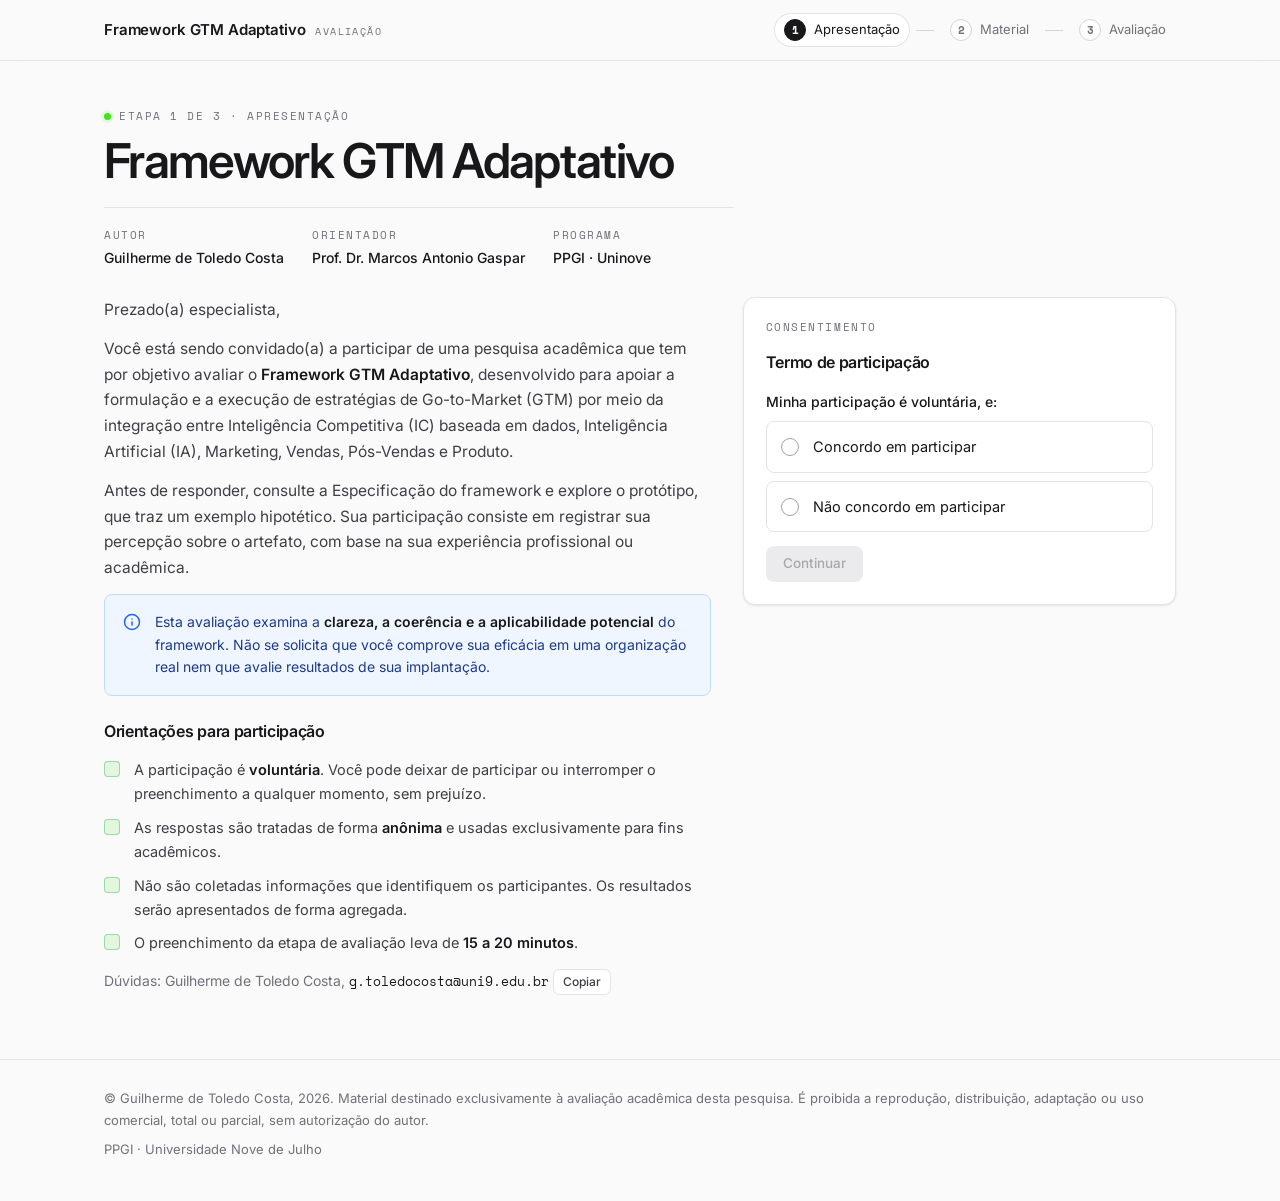
<file: index.html>
<!doctype html>
<html lang="pt-BR">
<head>
<meta charset="utf-8">
<meta name="viewport" content="width=device-width, initial-scale=1, viewport-fit=cover">
<!--
  Curioso o suficiente para abrir o código-fonte?
  Este kit avalia um protótipo acadêmico.
  A versão comercial, em produção, está em https://strataflow.co
-->
<title>Kit de Avaliação · Framework GTM Adaptativo</title>
<meta name="description" content="Avaliação por especialistas do Framework GTM Adaptativo, pesquisa de mestrado do PPGI/Uninove.">
<meta name="robots" content="noindex">
<link rel="preconnect" href="https://fonts.googleapis.com">
<link rel="preconnect" href="https://fonts.gstatic.com" crossorigin>
<link rel="stylesheet" href="https://fonts.googleapis.com/css2?family=Inter:wght@400;500;600;700&family=Space+Mono:wght@400;700&display=swap">
<link rel="stylesheet" href="assets/kit.css">
</head>
<body>

<header class="topbar">
  <div class="wrap">
    <a class="brand" href="index.html">Framework GTM Adaptativo <span class="label">Avaliação</span></a>
    <ol class="stepper" aria-label="Etapas da avaliação" style="list-style:none; margin:0 0 0 auto; padding:0;">
      <li class="st" data-st="1"><b>1</b><span>Apresentação</span></li>
      <li class="sep" aria-hidden="true"></li>
      <li class="st" data-st="2"><b>2</b><span>Material</span></li>
      <li class="sep" aria-hidden="true"></li>
      <li class="st" data-st="3"><b>3</b><span>Avaliação</span></li>
    </ol>
  </div>
</header>

<main id="flow">

  <!-- ===================== ETAPA 1 ===================== -->
  <section class="flow-step" data-step="1" aria-labelledby="t1">
    <div class="wrap">
      <div class="step-head">
        <span class="eyebrow label"><span class="dot" aria-hidden="true"></span>Etapa 1 de 3 · Apresentação</span>
        <h1 id="t1" tabindex="-1">Framework GTM Adaptativo</h1>
        <div class="credits" style="margin-top: 8px;">
          <div><span class="label">Autor</span><strong>Guilherme de Toledo Costa</strong></div>
          <div><span class="label">Orientador</span><strong>Prof. Dr. Marcos Antonio Gaspar</strong></div>
          <div><span class="label">Programa</span><strong>PPGI · Uninove</strong></div>
        </div>
      </div>

      <div class="step-grid">
        <div class="prose-lg">
          <p>Prezado(a) especialista,</p>
          <p>Você está sendo convidado(a) a participar de uma pesquisa acadêmica que tem por objetivo avaliar o <strong>Framework GTM Adaptativo</strong>, desenvolvido para apoiar a formulação e a execução de estratégias de Go-to-Market (GTM) por meio da integração entre Inteligência Competitiva (IC) baseada em dados, Inteligência Artificial (IA), Marketing, Vendas, Pós-Vendas e Produto.</p>
          <p>Antes de responder, consulte a Especificação do framework e explore o protótipo, que traz um exemplo hipotético. Sua participação consiste em registrar sua percepção sobre o artefato, com base na sua experiência profissional ou acadêmica.</p>
          <div class="notice" role="note">
            <svg viewBox="0 0 24 24" fill="none" stroke="currentColor" stroke-width="2" stroke-linecap="round" stroke-linejoin="round" aria-hidden="true"><circle cx="12" cy="12" r="10"/><path d="M12 16v-4"/><path d="M12 8h.01"/></svg>
            <p>Esta avaliação examina a <strong>clareza, a coerência e a aplicabilidade potencial</strong> do framework. Não se solicita que você comprove sua eficácia em uma organização real nem que avalie resultados de sua implantação.</p>
          </div>
          <h3 style="font-size: 16px; margin-top: 8px;">Orientações para participação</h3>
          <ul class="checks">
            <li><span>A participação é <strong>voluntária</strong>. Você pode deixar de participar ou interromper o preenchimento a qualquer momento, sem prejuízo.</span></li>
            <li><span>As respostas são tratadas de forma <strong>anônima</strong> e usadas exclusivamente para fins acadêmicos.</span></li>
            <li><span>Não são coletadas informações que identifiquem os participantes. Os resultados serão apresentados de forma agregada.</span></li>
            <li><span>O preenchimento da etapa de avaliação leva de <strong>15 a 20 minutos</strong>.</span></li>
          </ul>
          <p style="font-size: 14px; color: var(--fg-3);">Dúvidas: Guilherme de Toledo Costa, <code id="mail1" style="font: 400 13px var(--font-mono); color: var(--fg); user-select: all;">g.toledocosta@uni9.edu.br</code> <button class="copy" type="button" data-copy="mail1">Copiar</button></p>
        </div>

        <aside class="card consent" aria-labelledby="c1t">
          <span class="label">Consentimento</span>
          <h3 id="c1t">Termo de participação</h3>
          <fieldset class="choice-group" id="p1-group">
            <legend>Minha participação é voluntária, e:</legend>
            <label class="choice"><input type="radio" name="p1" id="p1-yes" value="yes"><span>Concordo em participar</span></label>
            <label class="choice"><input type="radio" name="p1" id="p1-no" value="no"><span>Não concordo em participar</span></label>
          </fieldset>
          <div class="consent-actions">
            <button class="btn btn-primary" type="button" id="p1-next" disabled>Continuar</button>
          </div>
        </aside>
      </div>
    </div>
  </section>

  <!-- ===================== ETAPA 2 ===================== -->
  <section class="flow-step" data-step="2" aria-labelledby="t2" hidden>
    <div class="wrap">
      <div class="step-head">
        <span class="eyebrow label"><span class="dot" aria-hidden="true"></span>Etapa 2 de 3 · Material de avaliação</span>
        <h2 id="t2" tabindex="-1">Leia a Especificação e explore o protótipo</h2>
        <p class="lead">Abra o protótipo em outra aba e alterne entre ele e esta página durante a leitura. A declaração no final é liberada quando você chega ao fim da Especificação e abre o protótipo.</p>
      </div>

      <article class="card proto-bar">
        <div class="pb-main">
          <div class="icon"><svg viewBox="0 0 24 24" fill="none" stroke="currentColor" stroke-width="2" stroke-linecap="round" stroke-linejoin="round" aria-hidden="true"><rect x="2" y="3" width="20" height="14" rx="2"/><path d="M8 21h8"/><path d="M12 17v4"/></svg></div>
          <div class="pb-text">
            <div class="pb-title"><h3>Protótipo navegável</h3><span class="status" id="st-proto">Não aberto</span></div>
            <p>Dashboard que materializa o framework, com dados fictícios.</p>
          </div>
        </div>
        <div class="creds">
          <div class="cred">
            <div><span class="label">Usuário</span><code id="cred-user">g.toledocosta@uni9.edu.br</code></div>
            <button class="copy" type="button" data-copy="cred-user">Copiar</button>
          </div>
          <div class="cred">
            <div><span class="label">Senha</span><code id="cred-pass">mestrado2026</code></div>
            <button class="copy" type="button" data-copy="cred-pass">Copiar</button>
          </div>
        </div>
        <a class="btn btn-primary" id="open-proto" href="https://gtm-framework.vercel.app/login" target="_blank" rel="noopener">Abrir o protótipo
          <svg viewBox="0 0 24 24" fill="none" stroke="currentColor" stroke-width="2" stroke-linecap="round" stroke-linejoin="round" aria-hidden="true"><path d="M7 17 17 7"/><path d="M8 7h9v9"/></svg>
        </a>
      </article>

      <div class="spec-layout">
        <nav class="spec-toc" aria-label="Seções da Especificação">
          <span class="label">Especificação</span>
          <ol>
            <li><a href="#apresentacao"><span class="n">01</span>Apresentação</a></li>
            <li><a href="#escopo"><span class="n">02</span>Escopo e limites</a></li>
            <li><a href="#camadas"><span class="n">03</span>Camadas e protótipo</a></li>
            <li><a href="#funcoes"><span class="n">04</span>Funções envolvidas</a></li>
            <li><a href="#dimensoes"><span class="n">05</span>Dimensões transversais</a></li>
            <li><a href="#exemplo"><span class="n">06</span>Exemplo hipotético</a></li>
            <li><a href="#avaliacao"><span class="n">07</span>Avaliação</a></li>
          </ol>
          <span class="status" id="st-spec">Leitura em andamento</span>
        </nav>
        <div class="doc spec-inline">
          <div class="spec-title">
            <h3>Especificação do Framework GTM Adaptativo</h3>
            <p>Componentes, relações internas e limites do framework, como proposta conceitual de caráter acadêmico.</p>
          </div>
      <div class="rights" role="note">
        <svg viewBox="0 0 24 24" fill="none" stroke="currentColor" stroke-width="2" stroke-linecap="round" stroke-linejoin="round" aria-hidden="true"><rect x="3" y="11" width="18" height="11" rx="2"/><path d="M7 11V7a5 5 0 0 1 10 0v4"/></svg>
        <p><strong>Confidencialidade e direitos autorais.</strong> Material destinado exclusivamente à avaliação acadêmica desta pesquisa. É proibida a reprodução, distribuição, adaptação ou uso comercial, total ou parcial, sem autorização do autor. © Guilherme de Toledo Costa, 2026.</p>
      </div>
    <!-- 01 -->
    <section id="apresentacao">
      <h2><span class="n">01</span>Apresentação</h2>
      <div class="prose">
        <p>O <strong>Framework GTM Adaptativo</strong> organiza as estratégias de Go-to-Market (GTM) em um fluxo contínuo que integra <strong>Inteligência Competitiva (IC)</strong>, <strong>Inteligência Artificial (IA)</strong> e as funções de <strong>Marketing, Vendas, Pós-Vendas e Produto</strong>.</p>
        <p>O framework é descrito em seis camadas que formam um ciclo. O <strong>protótipo (dashboard web)</strong> materializa essas camadas com dados fictícios e é o objeto central da avaliação.</p>
      </div>
      <figure class="figure" style="margin:0;">
        <div class="arch-static">
          <ol>
            <li><span class="num">1</span><div><h4>Coleção de Dados e Governança</h4><p>Gestão e fundação dos dados brutos de CRM, ERP, data lakes e bases estruturadas, sob glossário comum.</p></div><span class="cap cap-sensing">Sensing</span></li>
            <li><span class="num">2</span><div><h4>Inteligência Competitiva baseada em Dados</h4><p>Transformação dos dados em análise de mercado e monitoramento da concorrência.</p></div><span class="cap cap-sensing">Sensing</span></li>
            <li><span class="num">3</span><div><h4>Capacidades Analíticas e Inteligência Artificial</h4><p>Modelos preditivos, prescritivos e de linguagem natural que geram recomendações.</p></div><span class="cap cap-seizing">Seizing</span></li>
            <li><span class="num">4</span><div><h4>Decisão Estratégica de GTM</h4><p>Definição de segmentação, posicionamento, precificação e canais.</p></div><span class="cap cap-seizing">Seizing</span></li>
            <li><span class="num">5</span><div><h4>Execução Interfuncional</h4><p>Operacionalização coordenada entre Marketing, Vendas, Pós-Vendas e Produto.</p></div><span class="cap cap-reconf">Reconfiguring</span></li>
            <li><span class="num">6</span><div><h4>Feedback, Aprendizado e Recalibração</h4><p>Fechamento do ciclo por KPIs, revisão de hipóteses e gestão do conhecimento.</p></div><span class="cap cap-reconf">Reconfiguring</span></li>
          </ol>
          <div class="arch-loop" aria-hidden="true"><span>Retroalimentação 6 → 1</span></div>
        </div>
        <figcaption>Arquitetura do Framework GTM Adaptativo em seis camadas, com a retroalimentação da Camada 6 para a Camada 1.</figcaption>
      </figure>

    </section>

    <!-- 02 -->
    <section id="escopo">
      <h2><span class="n">02</span>Escopo e limites</h2>
      <div class="prose">
        <p>O framework contempla os níveis estratégico, tático e operacional de uma organização de tecnologia, com foco na demonstração do seu fluxo.</p>
      </div>
      <div class="grid-2">
        <div class="box">
          <h4>O framework não define</h4>
          <ul>
            <li>Organograma ou cargos obrigatórios</li>
            <li>Modelos analíticos ou algoritmos definitivos</li>
            <li>Indicadores universais</li>
            <li>Roteiro de implantação ou validação empírica de efeitos</li>
          </ul>
        </div>
        <div class="box">
          <h4>A avaliação examina</h4>
          <ul>
            <li>Clareza</li>
            <li>Coerência interna</li>
            <li>Utilidade potencial percebida</li>
            <li>Adaptabilidade</li>
          </ul>
          <p style="margin-top: 4px;">Não envolve implantação em organização real nem comprovação de resultados.</p>
        </div>
      </div>
    </section>

    <!-- 03 -->
    <section id="camadas">
      <h2><span class="n">03</span>Camadas e protótipo</h2>
      <div class="prose">
        <p>Cada camada recebe insumos da anterior e entrega resultados à seguinte. O fluxo é adaptativo: a cada iteração o aprendizado realimenta o ciclo, e são admitidos retornos entre as etapas. Selecione uma camada para ver em que área do protótipo ela aparece.</p>
      </div>
      <div class="arch">
        <div class="stack" id="layer-stack" role="tablist" aria-label="Camadas do framework" aria-orientation="vertical">
          <div class="loop" aria-hidden="true">
            <svg viewBox="0 0 30 100" preserveAspectRatio="none">
              <path d="M2 99 H22 V1 H2" fill="none" stroke="#A1A1AA" stroke-width="1.2" vector-effect="non-scaling-stroke" stroke-dasharray="4 4"/>
            </svg>
            <span class="loop-label">Retroalimentação 6 → 1</span>
          </div>
        </div>
        <article class="card detail" id="layer-detail" role="tabpanel" aria-live="polite">
          <div class="top">
            <span class="label" data-f="label">Camada 1 de 6</span>
            <span class="cap cap-sensing" data-f="cap">Sensing</span>
          </div>
          <h3 data-f="name">Coleção de Dados e Governança</h3>
          <p class="desc" data-f="desc"></p>
          <dl>
            <div class="row"><dt class="label">Na instanciação</dt><dd data-f="inst"></dd></div>
            <div class="row"><dt class="label">No protótipo</dt><dd><span data-f="module"></span><div class="screens" data-f="screens"></div></dd></div>
            <div class="row"><dt class="label">Endereço da tela</dt><dd><a class="route" data-f="route" href="https://gtm-framework.vercel.app/poc" target="_blank" rel="noopener"></a></dd></div>
          </dl>
        </article>
      </div>
      <div class="prose">
        <p>No protótipo, as seis camadas são operadas em cinco: Decisão e Execução Interfuncional compartilham o mesmo painel e os mesmos indicadores. A barra lateral do protótipo segue a ordem do ciclo: Overview, Coleção de Dados, Inteligência (Sensing e Seizing), Execuções de GTM e Recalibração.</p>
        <p>Funcionalidades presentes em várias telas: painel de KPIs compartilhados entre as funções, trilha de decisão, sinalização de sinais fracos, registro de recomendações e revisão de hipóteses.</p>
      </div>
      <div class="mini-gloss">
        <div><span class="cap cap-sensing">Sensing</span><p>Detectar oportunidades e ameaças no ambiente competitivo. Camadas 1 e 2.</p></div>
        <div><span class="cap cap-seizing">Seizing</span><p>Mobilizar recursos para decidir e agir sobre o que foi detectado. Camadas 3 e 4.</p></div>
        <div><span class="cap cap-reconf">Reconfiguring</span><p>Ajustar estruturas, processos e prioridades a partir do aprendizado. Camadas 5 e 6.</p></div>
      </div>
      <p style="font-size: 13px; color: var(--fg-3);">Capacidades dinâmicas segundo Teece (2007; 2018).</p>
    </section>

    <!-- 04 -->
    <section id="funcoes">
      <h2><span class="n">04</span>Funções envolvidas</h2>
      <div class="prose">
        <p>A operação pressupõe funções articuladoras, <strong>sem cargos ou estruturas obrigatórias</strong>, que podem ter nomes diferentes em cada organização.</p>
      </div>
      <div class="roles">
        <div><strong>Comitê ou liderança de GTM</strong><span class="route">Camada 4 · decisão</span></div>
        <div><strong>Gestão de dados</strong><span class="route">Camadas 1 e 2 · governança</span></div>
        <div><strong>Inteligência Competitiva</strong><span class="route">Camada 2 · análise de mercado</span></div>
        <div><strong>Ciência e análise de dados</strong><span class="route">Camada 3 · modelos e recomendações</span></div>
        <div><strong>Marketing, Vendas, Pós-Vendas e Produto</strong><span class="route">Camada 5 · execução</span></div>
        <div><strong>Aprendizado organizacional</strong><span class="route">Camada 6 · revisão e recalibração</span></div>
      </div>
    </section>

    <!-- 05 -->
    <section id="dimensoes">
      <h2><span class="n">05</span>Dimensões transversais</h2>
      <div class="prose">
        <p>Cinco dimensões atravessam as camadas e garantem coerência entre o que o framework propõe e o que o protótipo executa. A matriz mostra onde cada uma atua.</p>
      </div>
      <div class="scroll-x">
        <table class="matrix">
          <thead>
            <tr>
              <th scope="col" style="text-align:left;">Dimensão</th>
              <th scope="col">C1<span>Dados</span></th>
              <th scope="col">C2<span>IC</span></th>
              <th scope="col">C3<span>IA</span></th>
              <th scope="col">C4<span>Decisão</span></th>
              <th scope="col">C5<span>Execução</span></th>
              <th scope="col">C6<span>Aprendizado</span></th>
            </tr>
          </thead>
          <tbody>
            <tr>
              <th scope="row">Governança de dados<small>Glossário comum, qualidade e rastreabilidade</small></th>
              <td><span class="cell main" title="Aplicação principal"></span></td>
              <td><span class="cell main" title="Aplicação principal"></span></td>
              <td><span class="cell trans" title="Atuação transversal"></span></td>
              <td><span class="cell trans" title="Atuação transversal"></span></td>
              <td><span class="cell trans" title="Atuação transversal"></span></td>
              <td><span class="cell trans" title="Atuação transversal"></span></td>
            </tr>
            <tr>
              <th scope="row">Integração interfuncional<small>KPIs e decisões compartilhados entre as quatro funções</small></th>
              <td><span class="cell none" title="Sem atuação direta"></span></td>
              <td><span class="cell none" title="Sem atuação direta"></span></td>
              <td><span class="cell none" title="Sem atuação direta"></span></td>
              <td><span class="cell main" title="Aplicação principal"></span></td>
              <td><span class="cell main" title="Aplicação principal"></span></td>
              <td><span class="cell none" title="Sem atuação direta"></span></td>
            </tr>
            <tr>
              <th scope="row">Orientação por dados<small>Decisões com critérios, evidências e recomendações registrados</small></th>
              <td><span class="cell trans" title="Atuação transversal"></span></td>
              <td><span class="cell trans" title="Atuação transversal"></span></td>
              <td><span class="cell main" title="Aplicação principal"></span></td>
              <td><span class="cell main" title="Aplicação principal"></span></td>
              <td><span class="cell trans" title="Atuação transversal"></span></td>
              <td><span class="cell trans" title="Atuação transversal"></span></td>
            </tr>
            <tr>
              <th scope="row">Adaptabilidade<small>Ajuste a contextos, setores e maturidades de dados</small></th>
              <td><span class="cell trans" title="Atuação transversal"></span></td>
              <td><span class="cell trans" title="Atuação transversal"></span></td>
              <td><span class="cell trans" title="Atuação transversal"></span></td>
              <td><span class="cell trans" title="Atuação transversal"></span></td>
              <td><span class="cell trans" title="Atuação transversal"></span></td>
              <td><span class="cell main" title="Aplicação principal"></span></td>
            </tr>
            <tr>
              <th scope="row">Aprendizado contínuo<small>Revisão de hipóteses e realimentação do ciclo</small></th>
              <td><span class="cell none" title="Sem atuação direta"></span></td>
              <td><span class="cell none" title="Sem atuação direta"></span></td>
              <td><span class="cell none" title="Sem atuação direta"></span></td>
              <td><span class="cell none" title="Sem atuação direta"></span></td>
              <td><span class="cell none" title="Sem atuação direta"></span></td>
              <td><span class="cell main" title="Aplicação principal"></span></td>
            </tr>
          </tbody>
        </table>
      </div>
      <div class="matrix-legend">
        <span><span class="cell main"></span>Aplicação principal</span>
        <span><span class="cell trans"></span>Atuação transversal</span>
        <span><span class="cell none"></span>Sem atuação direta</span>
      </div>

    </section>

    <!-- 06 -->
    <section id="exemplo">
      <h2><span class="n">06</span>Exemplo hipotético</h2>
      <div class="prose">
        <p>Este é o caso carregado no protótipo. Cada etapa indica a tela onde você encontra o que está descrito.</p>
      </div>
      <div class="box" style="gap: 10px;">
        <span class="label">Contexto</span>
        <p style="color: var(--fg-2); font-size: 14px;">A ERP Company, empresa de software de gestão, quer expandir a venda de Techfin (serviços financeiros embarcados, como antecipação de recebíveis) entre cooperativas do agronegócio. A meta anual de New ARR da frente é de R$ 1,6 milhão e a meta de churn de receita é ficar abaixo de 5%. A Cooperativa Campo Aberto, principal conta da frente, está em janela de renovação.</p>
      </div>
      <ol class="flow">
        <li><span class="n">C1</span><div class="body">
          <h4>Coleção de Dados e Governança <span class="cap cap-sensing">Sensing</span></h4>
          <p>Metas, KPIs, hipóteses e riscos do programa estão registrados no Catálogo de GTM. Dados de uso e de satisfação da Campo Aberto chegam pelo CRM.</p>
          <div class="where"><span class="label">Onde ver</span><span class="screen">Coleção de Dados</span><span class="screen">Catálogo de GTM</span></div>
          <div class="where"><span class="kpi">New ARR Techfin <b>R$ 120 mil</b> → meta R$ 1,6 mi</span><span class="kpi">Churn de receita <b>9,0%</b> → meta &lt; 5%</span></div>
        </div></li>
        <li><span class="n">C2</span><div class="body">
          <h4>Inteligência Competitiva baseada em Dados <span class="cap cap-sensing">Sensing</span></h4>
          <p>Três sinais apontam para a conta: uma concorrente cloud-native está oferecendo migração a cooperativas, o follow-up da Campo Aberto venceu sem resposta e o TI da cooperativa levantou riscos de integração. Um quarto sinal, a queda na taxa de renovação do agro, segue em revisão para separar efeito sazonal de pressão competitiva.</p>
          <div class="where"><span class="label">Onde ver</span><span class="screen">Inteligência · Sensing</span></div>
        </div></li>
        <li><span class="n">C3</span><div class="body">
          <h4>Capacidades Analíticas e IA <span class="cap cap-seizing">Seizing</span></h4>
          <p>A IA cruza os sinais com a queda de uso e de NPS da conta e emite a recomendação "Risco de churn na Campo Aberto", com score 92 e confiança alta. Uma segunda recomendação sugere oferecer Techfin à cooperativa como alavanca de expansão (score 85).</p>
          <div class="where"><span class="label">Onde ver</span><span class="screen">Inteligência · Seizing</span><span class="screen">Sugestões da IA</span></div>
        </div></li>
        <li><span class="n">C4</span><div class="body">
          <h4>Decisão Estratégica de GTM <span class="cap cap-seizing">Seizing</span></h4>
          <p>A decisão é reter a conta com proposta de valor em vez de competir por preço: um battlecard contra a concorrente e um plano técnico de migração para a nuvem. A oferta de Techfin fica condicionada à aprovação das condições de crédito pela alçada responsável.</p>
          <div class="where"><span class="label">Onde ver</span><span class="screen">Overview</span><span class="screen">GTM Agent</span></div>
        </div></li>
        <li><span class="n">C5</span><div class="body">
          <h4>Execução Interfuncional <span class="cap cap-reconf">Reconfiguring</span></h4>
          <p>A decisão vira ações com dono e prazo em cada função: battlecard e kit de objeções (Product Marketing), aprovação das condições de Techfin (RevOps), segunda onda de cross-sell (Growth), revisão do playbook de renovação (Customer Success) e revisão contratual (Jurídico, bloqueada).</p>
          <div class="where"><span class="label">Onde ver</span><span class="screen">Execuções de GTM</span><span class="screen">Ações Coordenadas</span></div>
        </div></li>
        <li><span class="n">C6</span><div class="body">
          <h4>Feedback, Aprendizado e Recalibração <span class="cap cap-reconf">Reconfiguring</span></h4>
          <p>Em 90 dias, o churn de receita cai, mas segue acima da meta, e o New ARR chega a cerca de 49% da meta anual. A análise da não renovação de outra cooperativa, a Vale do Sol, revisa a hipótese inicial: a perda tinha sido atribuída a preço, mas o fator decisivo foi a ausência do comitê de compra (TI, Financeiro e Operações) antes da proposta. O aprendizado é registrado, o sinal correspondente passa a validado e o playbook de renovação é revisado. Esse aprendizado volta à Camada 1 como critério para o próximo ciclo.</p>
          <div class="where"><span class="label">Onde ver</span><span class="screen">Metas e KPIs</span><span class="screen">Recalibração · Aprendizados</span></div>
          <div class="where"><span class="kpi">Churn de receita <b>7,2%</b> (−1,8 pp)</span><span class="kpi">NRR <b>104%</b> (+4 pp)</span><span class="kpi">New ARR <b>R$ 783 mil</b></span></div>
        </div></li>
      </ol>

      <p style="font-size: 13px; color: var(--fg-3);">O exemplo é ilustrativo. Não representa implantação, estudo de caso ou comprovação de eficácia.</p>
    </section>

    <!-- 07 -->
    <section id="avaliacao">
      <h2><span class="n">07</span>Avaliação</h2>
      <div class="prose">
        <p>Depois de examinar esta Especificação e o protótipo, você responderá a um questionário com afirmativas em escala de cinco pontos e questões abertas. As afirmativas seguem oito critérios de qualidade de artefatos da literatura de Design Science Research:</p>
      </div>
      <div class="crit">
        <span>Utilidade</span><span>Completude</span><span>Consistência interna</span><span>Integração interfuncional</span><span>Adaptabilidade</span><span>Redução de incerteza</span><span>Facilidade de compreensão</span><span>Generalidade</span>
      </div>
      <div class="prose"><p>Sugestões e aprimoramentos serão sistematizados como recomendações para trabalhos futuros.</p></div>
    </section>

          <div id="spec-end" aria-hidden="true"></div>
        </div>
      </div>

      <div class="card declaration" id="declaracao">
        <span class="label">Declaração e consentimento para avaliar</span>
        <label class="choice check" id="decl-label">
          <input type="checkbox" id="decl">
          <span>Declaro que li o material de especificação do Framework GTM Adaptativo e acessei o protótipo disponibilizado no endereço <code>https://gtm-framework.vercel.app/login</code>, com usuário <code>g.toledocosta@uni9.edu.br</code> e senha <code>mestrado2026</code>, e compreendi a finalidade da pesquisa.</span>
        </label>
        <fieldset class="choice-group" id="p2-group" disabled>
          <legend>Dessa forma, para a avaliação do Framework GTM Adaptativo, eu:</legend>
          <label class="choice"><input type="radio" name="p2" id="p2-yes" value="yes"><span>Concordo em avaliar o Framework</span></label>
          <label class="choice"><input type="radio" name="p2" id="p2-no" value="no"><span>Não concordo em avaliar o Framework</span></label>
        </fieldset>
        <ul class="locks" id="locks">
          <li id="lock-spec"><svg viewBox="0 0 24 24" fill="none" stroke="currentColor" stroke-width="2" stroke-linecap="round" stroke-linejoin="round" aria-hidden="true"><rect x="3" y="11" width="18" height="11" rx="2"/><path d="M7 11V7a5 5 0 0 1 10 0v4"/></svg>Leia a Especificação até o fim</li>
          <li id="lock-proto"><svg viewBox="0 0 24 24" fill="none" stroke="currentColor" stroke-width="2" stroke-linecap="round" stroke-linejoin="round" aria-hidden="true"><rect x="3" y="11" width="18" height="11" rx="2"/><path d="M7 11V7a5 5 0 0 1 10 0v4"/></svg>Abra o protótipo</li>
          <li id="lock-decl"><svg viewBox="0 0 24 24" fill="none" stroke="currentColor" stroke-width="2" stroke-linecap="round" stroke-linejoin="round" aria-hidden="true"><rect x="3" y="11" width="18" height="11" rx="2"/><path d="M7 11V7a5 5 0 0 1 10 0v4"/></svg>Marque a declaração</li>
        </ul>
        <div class="consent-actions">
          <button class="btn btn-primary" type="button" id="go-eval" disabled>Avaliação do Framework GTM Adaptativo</button>
          <button class="btn btn-ghost" type="button" data-goto="1">Voltar à apresentação</button>
        </div>
      </div>
    </div>
  </section>

  <!-- ===================== ETAPA 3 ===================== -->
  <section class="flow-step" data-step="3" aria-labelledby="t3" hidden>
    <div class="wrap">
      <div class="step-head">
        <span class="eyebrow label"><span class="dot" aria-hidden="true"></span>Etapa 3 de 3 · Avaliação</span>
        <h2 id="t3" tabindex="-1">Avaliação do Framework GTM Adaptativo</h2>
        <p class="lead">Responda até o fim e clique em <strong>Enviar</strong>. As respostas só são registradas no envio: se você sair antes, nada é gravado. Tempo estimado de 15 a 20 minutos.</p>
      </div>
      <div class="eval-bar">
        <span>Precisa consultar algo? Os materiais continuam disponíveis.</span>
        <div class="links">
          <a class="btn btn-ghost" href="especificacao.html" target="_blank" rel="noopener">Especificação ↗</a>
          <a class="btn btn-ghost" href="https://gtm-framework.vercel.app/login" target="_blank" rel="noopener">Protótipo ↗</a>
          <a class="btn btn-ghost" id="form-newtab" href="#" target="_blank" rel="noopener">Abrir o questionário em nova aba ↗</a>
        </div>
      </div>
      <div class="form-frame">
        <iframe id="form-iframe" title="Questionário de avaliação do Framework GTM Adaptativo" loading="lazy">Carregando…</iframe>
      </div>
    </div>
  </section>

  <!-- ===================== ENCERRAMENTO ===================== -->
  <section class="flow-step" data-step="end" aria-labelledby="tend" hidden>
    <div class="wrap">
      <div class="ended">
        <div class="icon"><svg viewBox="0 0 24 24" fill="none" stroke="currentColor" stroke-width="2" stroke-linecap="round" stroke-linejoin="round" aria-hidden="true"><path d="M20 6 9 17l-5-5"/></svg></div>
        <h2 id="tend" tabindex="-1">Participação encerrada</h2>
        <p style="color: var(--fg-3);">Obrigado pelo seu tempo. Nenhuma informação foi registrada.</p>
        <button class="btn btn-secondary" type="button" id="restart">Recomeçar</button>
      </div>
    </div>
  </section>
</main>

<footer class="footer">
  <div class="wrap">
    <span>© Guilherme de Toledo Costa, 2026. Material destinado exclusivamente à avaliação acadêmica desta pesquisa. É proibida a reprodução, distribuição, adaptação ou uso comercial, total ou parcial, sem autorização do autor.</span>
    <span>PPGI · Universidade Nove de Julho</span>
  </div>
</footer>

<script src="assets/kit.js"></script>
</body>
</html>
</file>
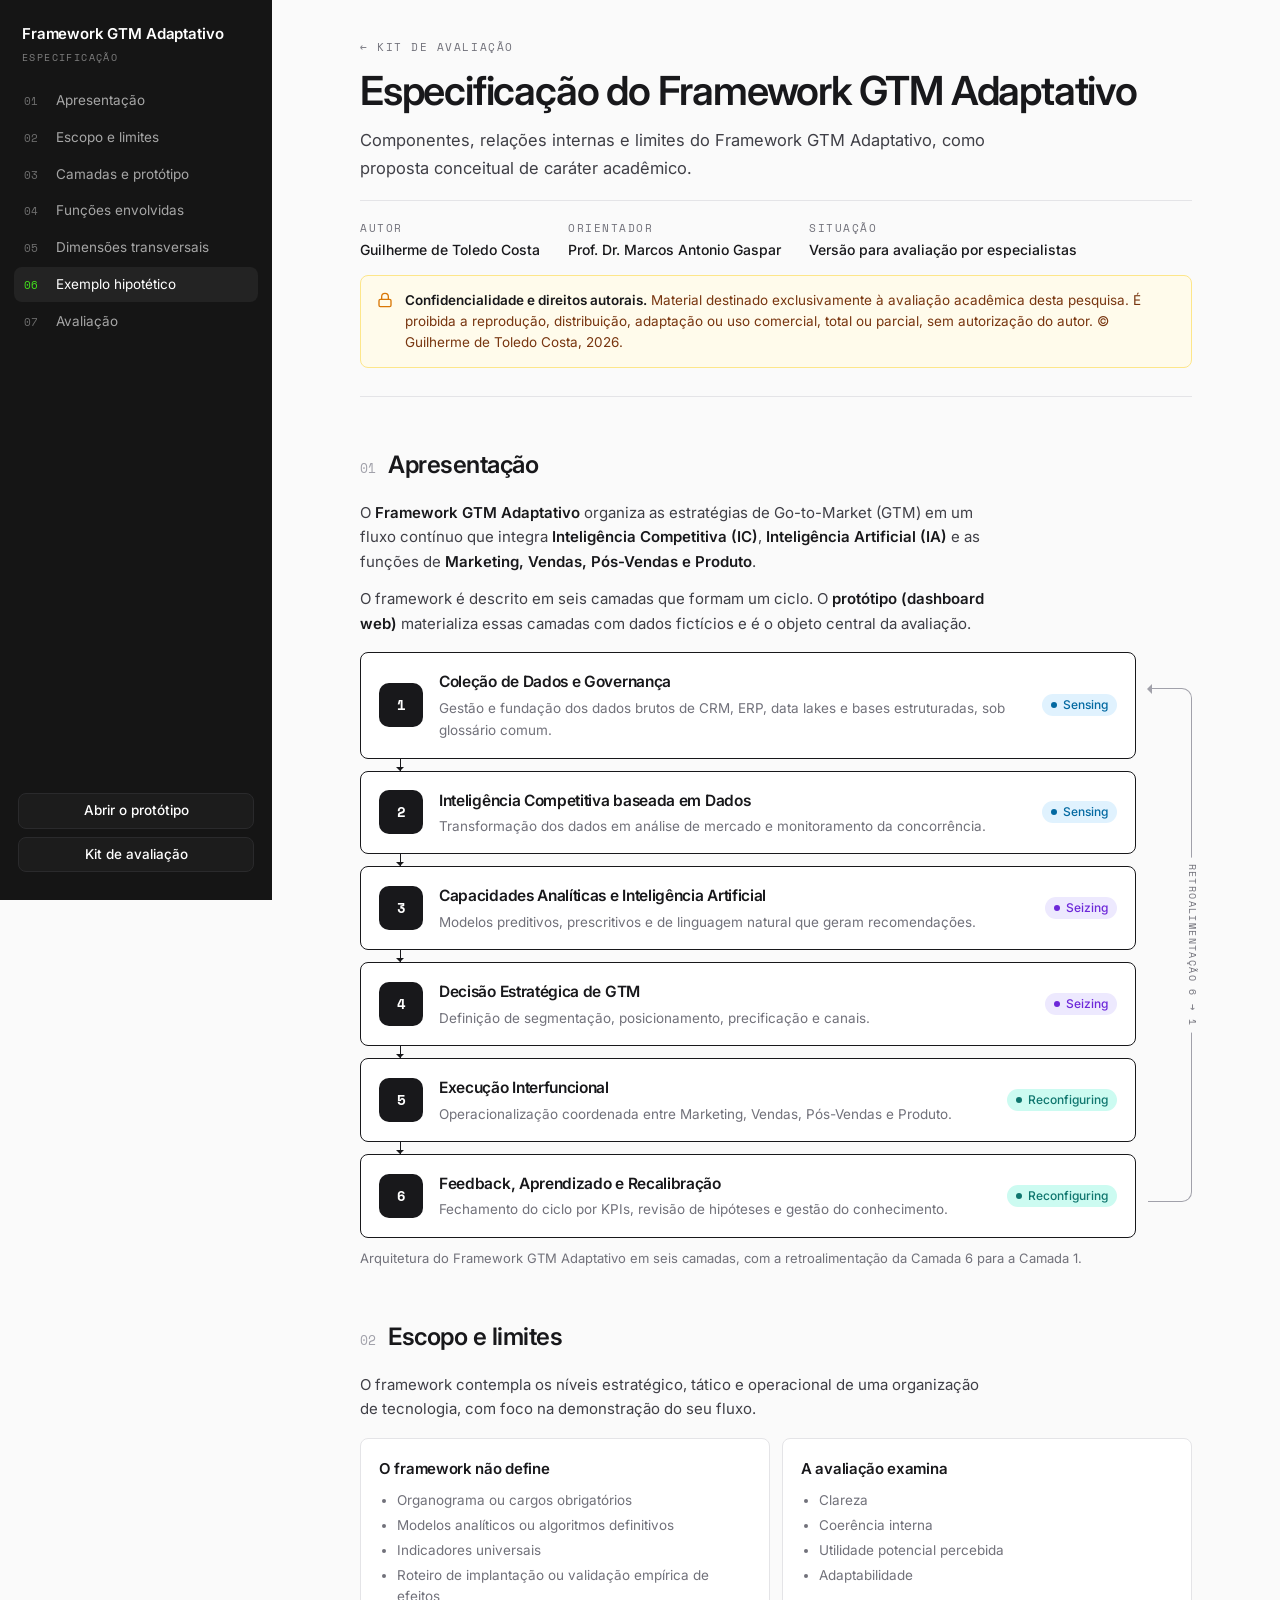
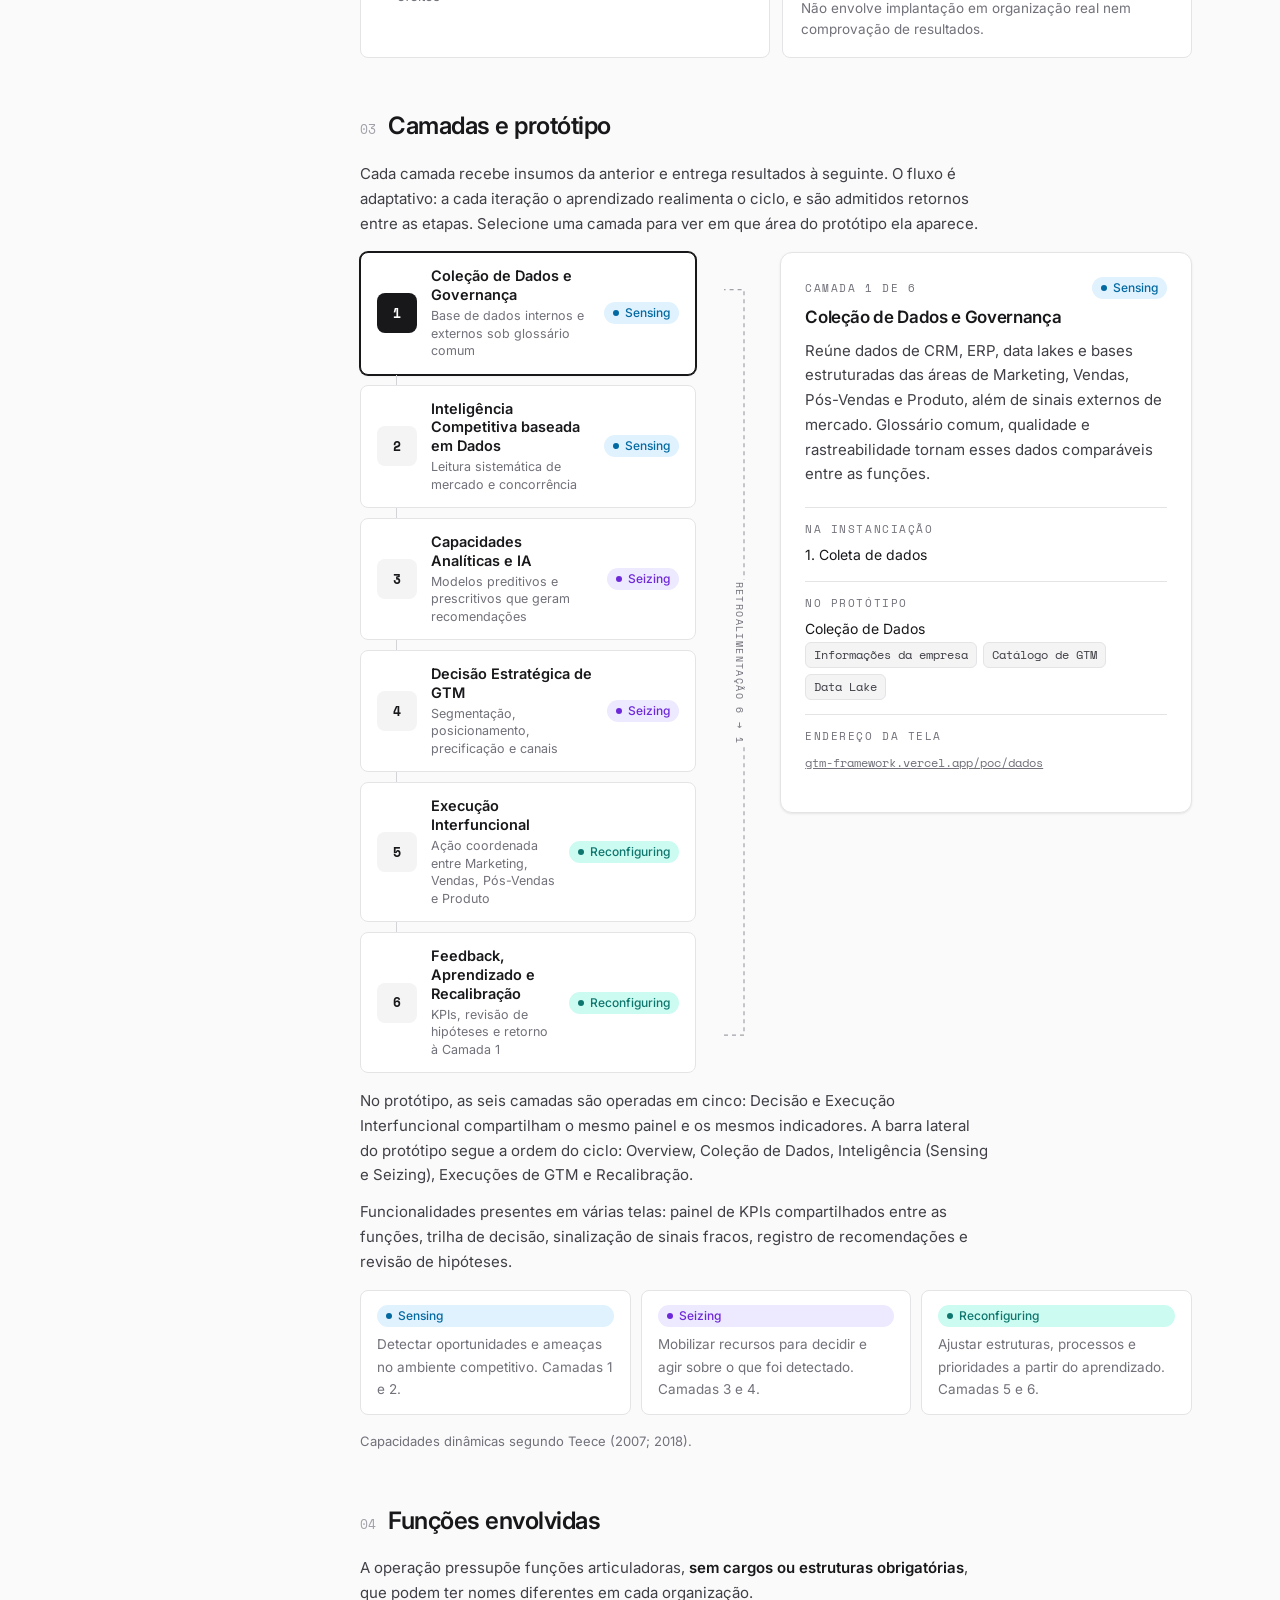
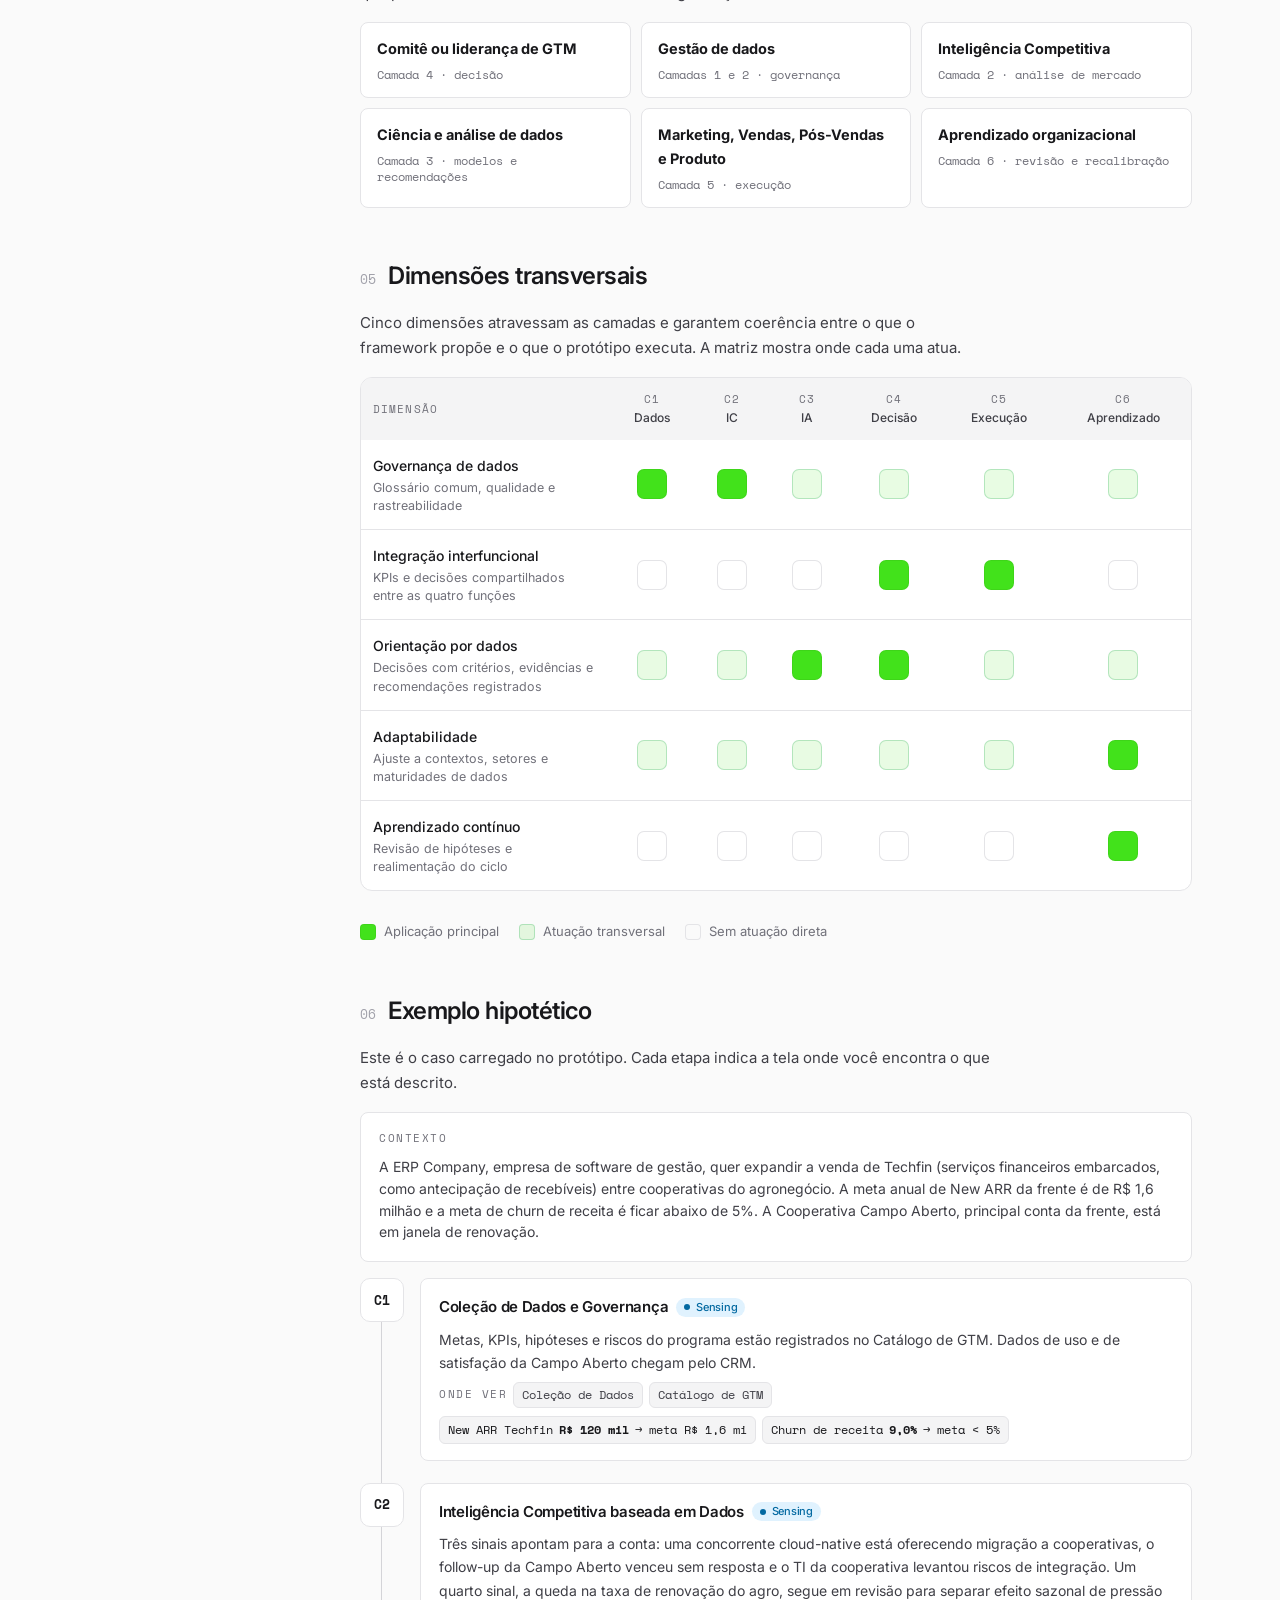
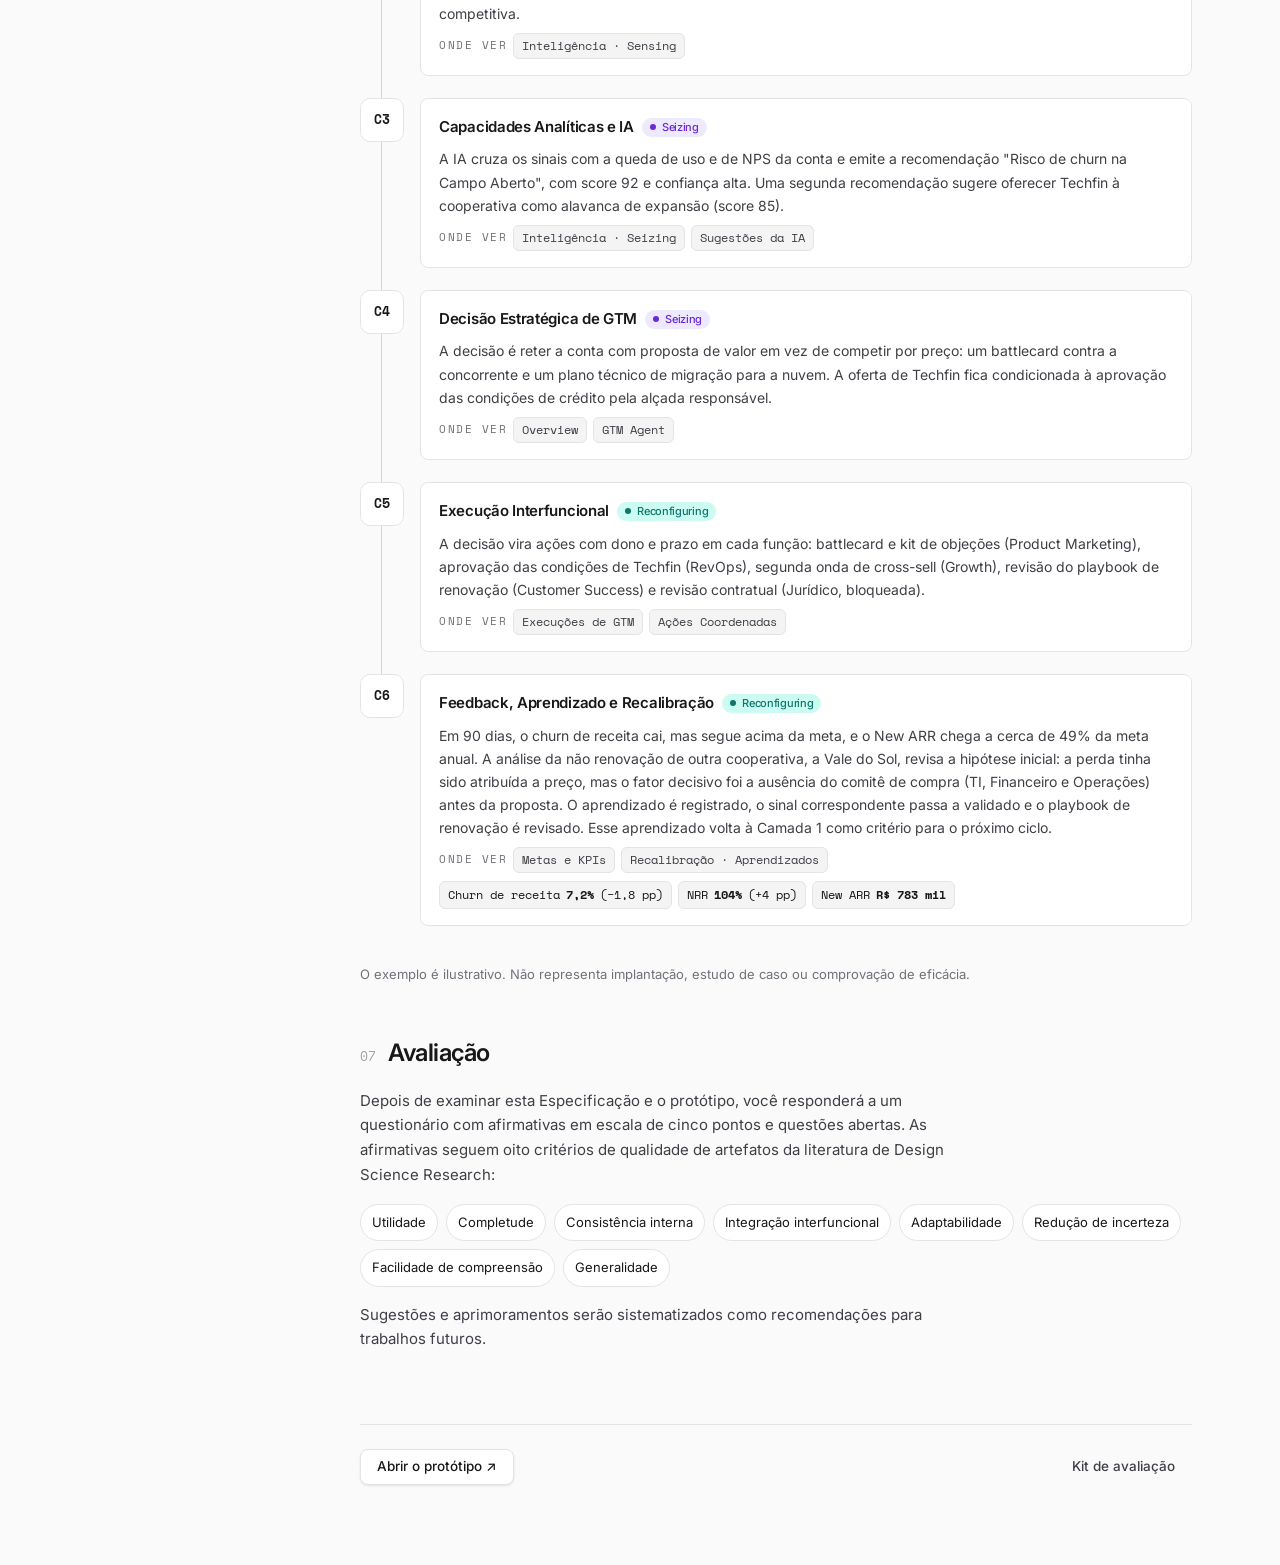
<file: especificacao.html>
<!doctype html>
<html lang="pt-BR">
<head>
<meta charset="utf-8">
<meta name="viewport" content="width=device-width, initial-scale=1, viewport-fit=cover">
<!--
  Curioso o suficiente para abrir o código-fonte?
  Este kit avalia um protótipo acadêmico.
  A versão comercial, em produção, está em https://strataflow.co
-->
<title>Especificação · Framework GTM Adaptativo</title>
<meta name="description" content="Especificação do Framework GTM Adaptativo para os especialistas respondentes.">
<meta name="robots" content="noindex">
<link rel="preconnect" href="https://fonts.googleapis.com">
<link rel="preconnect" href="https://fonts.gstatic.com" crossorigin>
<link rel="stylesheet" href="https://fonts.googleapis.com/css2?family=Inter:wght@400;500;600;700&family=Space+Mono:wght@400;700&display=swap">
<link rel="stylesheet" href="assets/kit.css">
</head>
<body>
<div class="doc-layout">

<aside class="sidebar" aria-label="Sumário">
  <div class="top-row">
    <a class="brand" href="index.html"><span>Framework GTM Adaptativo</span><span class="label">Especificação</span></a>
    <button class="btn toc-toggle" type="button" aria-expanded="false" aria-controls="toc">Sumário</button>
  </div>
  <nav id="toc">
    <ol>
      <li><a href="#apresentacao"><span class="n">01</span>Apresentação</a></li>
      <li><a href="#escopo"><span class="n">02</span>Escopo e limites</a></li>
      <li><a href="#camadas"><span class="n">03</span>Camadas e protótipo</a></li>
      <li><a href="#funcoes"><span class="n">04</span>Funções envolvidas</a></li>
      <li><a href="#dimensoes"><span class="n">05</span>Dimensões transversais</a></li>
      <li><a href="#exemplo"><span class="n">06</span>Exemplo hipotético</a></li>
      <li><a href="#avaliacao"><span class="n">07</span>Avaliação</a></li>
    </ol>
  </nav>
  <div class="side-actions">
    <a class="btn btn-dark" href="https://gtm-framework.vercel.app/login" target="_blank" rel="noopener">Abrir o protótipo</a>
    <a class="btn btn-dark" href="index.html">Kit de avaliação</a>
  </div>
</aside>

<main class="doc">
  <div class="wrap">

    <header class="doc-head">
      <a class="label" href="index.html" style="text-decoration:none;">← Kit de avaliação</a>
      <h1>Especificação do Framework GTM Adaptativo</h1>
      <p class="lead">Componentes, relações internas e limites do Framework GTM Adaptativo, como proposta conceitual de caráter acadêmico.</p>
      <div class="credits" style="margin-top: 4px;">
        <div><span class="label">Autor</span><strong>Guilherme de Toledo Costa</strong></div>
        <div><span class="label">Orientador</span><strong>Prof. Dr. Marcos Antonio Gaspar</strong></div>
        <div><span class="label">Situação</span><strong>Versão para avaliação por especialistas</strong></div>
      </div>
      <div class="rights" role="note">
        <svg viewBox="0 0 24 24" fill="none" stroke="currentColor" stroke-width="2" stroke-linecap="round" stroke-linejoin="round" aria-hidden="true"><rect x="3" y="11" width="18" height="11" rx="2"/><path d="M7 11V7a5 5 0 0 1 10 0v4"/></svg>
        <p><strong>Confidencialidade e direitos autorais.</strong> Material destinado exclusivamente à avaliação acadêmica desta pesquisa. É proibida a reprodução, distribuição, adaptação ou uso comercial, total ou parcial, sem autorização do autor. © Guilherme de Toledo Costa, 2026.</p>
      </div>
    </header>

    <!-- 01 -->
    <section id="apresentacao">
      <h2><span class="n">01</span>Apresentação</h2>
      <div class="prose">
        <p>O <strong>Framework GTM Adaptativo</strong> organiza as estratégias de Go-to-Market (GTM) em um fluxo contínuo que integra <strong>Inteligência Competitiva (IC)</strong>, <strong>Inteligência Artificial (IA)</strong> e as funções de <strong>Marketing, Vendas, Pós-Vendas e Produto</strong>.</p>
        <p>O framework é descrito em seis camadas que formam um ciclo. O <strong>protótipo (dashboard web)</strong> materializa essas camadas com dados fictícios e é o objeto central da avaliação.</p>
      </div>
      <figure class="figure" style="margin:0;">
        <div class="arch-static">
          <ol>
            <li><span class="num">1</span><div><h4>Coleção de Dados e Governança</h4><p>Gestão e fundação dos dados brutos de CRM, ERP, data lakes e bases estruturadas, sob glossário comum.</p></div><span class="cap cap-sensing">Sensing</span></li>
            <li><span class="num">2</span><div><h4>Inteligência Competitiva baseada em Dados</h4><p>Transformação dos dados em análise de mercado e monitoramento da concorrência.</p></div><span class="cap cap-sensing">Sensing</span></li>
            <li><span class="num">3</span><div><h4>Capacidades Analíticas e Inteligência Artificial</h4><p>Modelos preditivos, prescritivos e de linguagem natural que geram recomendações.</p></div><span class="cap cap-seizing">Seizing</span></li>
            <li><span class="num">4</span><div><h4>Decisão Estratégica de GTM</h4><p>Definição de segmentação, posicionamento, precificação e canais.</p></div><span class="cap cap-seizing">Seizing</span></li>
            <li><span class="num">5</span><div><h4>Execução Interfuncional</h4><p>Operacionalização coordenada entre Marketing, Vendas, Pós-Vendas e Produto.</p></div><span class="cap cap-reconf">Reconfiguring</span></li>
            <li><span class="num">6</span><div><h4>Feedback, Aprendizado e Recalibração</h4><p>Fechamento do ciclo por KPIs, revisão de hipóteses e gestão do conhecimento.</p></div><span class="cap cap-reconf">Reconfiguring</span></li>
          </ol>
          <div class="arch-loop" aria-hidden="true"><span>Retroalimentação 6 → 1</span></div>
        </div>
        <figcaption>Arquitetura do Framework GTM Adaptativo em seis camadas, com a retroalimentação da Camada 6 para a Camada 1.</figcaption>
      </figure>

    </section>

    <!-- 02 -->
    <section id="escopo">
      <h2><span class="n">02</span>Escopo e limites</h2>
      <div class="prose">
        <p>O framework contempla os níveis estratégico, tático e operacional de uma organização de tecnologia, com foco na demonstração do seu fluxo.</p>
      </div>
      <div class="grid-2">
        <div class="box">
          <h4>O framework não define</h4>
          <ul>
            <li>Organograma ou cargos obrigatórios</li>
            <li>Modelos analíticos ou algoritmos definitivos</li>
            <li>Indicadores universais</li>
            <li>Roteiro de implantação ou validação empírica de efeitos</li>
          </ul>
        </div>
        <div class="box">
          <h4>A avaliação examina</h4>
          <ul>
            <li>Clareza</li>
            <li>Coerência interna</li>
            <li>Utilidade potencial percebida</li>
            <li>Adaptabilidade</li>
          </ul>
          <p style="margin-top: 4px;">Não envolve implantação em organização real nem comprovação de resultados.</p>
        </div>
      </div>
    </section>

    <!-- 03 -->
    <section id="camadas">
      <h2><span class="n">03</span>Camadas e protótipo</h2>
      <div class="prose">
        <p>Cada camada recebe insumos da anterior e entrega resultados à seguinte. O fluxo é adaptativo: a cada iteração o aprendizado realimenta o ciclo, e são admitidos retornos entre as etapas. Selecione uma camada para ver em que área do protótipo ela aparece.</p>
      </div>
      <div class="arch">
        <div class="stack" id="layer-stack" role="tablist" aria-label="Camadas do framework" aria-orientation="vertical">
          <div class="loop" aria-hidden="true">
            <svg viewBox="0 0 30 100" preserveAspectRatio="none">
              <path d="M2 99 H22 V1 H2" fill="none" stroke="#A1A1AA" stroke-width="1.2" vector-effect="non-scaling-stroke" stroke-dasharray="4 4"/>
            </svg>
            <span class="loop-label">Retroalimentação 6 → 1</span>
          </div>
        </div>
        <article class="card detail" id="layer-detail" role="tabpanel" aria-live="polite">
          <div class="top">
            <span class="label" data-f="label">Camada 1 de 6</span>
            <span class="cap cap-sensing" data-f="cap">Sensing</span>
          </div>
          <h3 data-f="name">Coleção de Dados e Governança</h3>
          <p class="desc" data-f="desc"></p>
          <dl>
            <div class="row"><dt class="label">Na instanciação</dt><dd data-f="inst"></dd></div>
            <div class="row"><dt class="label">No protótipo</dt><dd><span data-f="module"></span><div class="screens" data-f="screens"></div></dd></div>
            <div class="row"><dt class="label">Endereço da tela</dt><dd><a class="route" data-f="route" href="https://gtm-framework.vercel.app/poc" target="_blank" rel="noopener"></a></dd></div>
          </dl>
        </article>
      </div>
      <div class="prose">
        <p>No protótipo, as seis camadas são operadas em cinco: Decisão e Execução Interfuncional compartilham o mesmo painel e os mesmos indicadores. A barra lateral do protótipo segue a ordem do ciclo: Overview, Coleção de Dados, Inteligência (Sensing e Seizing), Execuções de GTM e Recalibração.</p>
        <p>Funcionalidades presentes em várias telas: painel de KPIs compartilhados entre as funções, trilha de decisão, sinalização de sinais fracos, registro de recomendações e revisão de hipóteses.</p>
      </div>
      <div class="mini-gloss">
        <div><span class="cap cap-sensing">Sensing</span><p>Detectar oportunidades e ameaças no ambiente competitivo. Camadas 1 e 2.</p></div>
        <div><span class="cap cap-seizing">Seizing</span><p>Mobilizar recursos para decidir e agir sobre o que foi detectado. Camadas 3 e 4.</p></div>
        <div><span class="cap cap-reconf">Reconfiguring</span><p>Ajustar estruturas, processos e prioridades a partir do aprendizado. Camadas 5 e 6.</p></div>
      </div>
      <p style="font-size: 13px; color: var(--fg-3);">Capacidades dinâmicas segundo Teece (2007; 2018).</p>
    </section>

    <!-- 04 -->
    <section id="funcoes">
      <h2><span class="n">04</span>Funções envolvidas</h2>
      <div class="prose">
        <p>A operação pressupõe funções articuladoras, <strong>sem cargos ou estruturas obrigatórias</strong>, que podem ter nomes diferentes em cada organização.</p>
      </div>
      <div class="roles">
        <div><strong>Comitê ou liderança de GTM</strong><span class="route">Camada 4 · decisão</span></div>
        <div><strong>Gestão de dados</strong><span class="route">Camadas 1 e 2 · governança</span></div>
        <div><strong>Inteligência Competitiva</strong><span class="route">Camada 2 · análise de mercado</span></div>
        <div><strong>Ciência e análise de dados</strong><span class="route">Camada 3 · modelos e recomendações</span></div>
        <div><strong>Marketing, Vendas, Pós-Vendas e Produto</strong><span class="route">Camada 5 · execução</span></div>
        <div><strong>Aprendizado organizacional</strong><span class="route">Camada 6 · revisão e recalibração</span></div>
      </div>
    </section>

    <!-- 05 -->
    <section id="dimensoes">
      <h2><span class="n">05</span>Dimensões transversais</h2>
      <div class="prose">
        <p>Cinco dimensões atravessam as camadas e garantem coerência entre o que o framework propõe e o que o protótipo executa. A matriz mostra onde cada uma atua.</p>
      </div>
      <div class="scroll-x">
        <table class="matrix">
          <thead>
            <tr>
              <th scope="col" style="text-align:left;">Dimensão</th>
              <th scope="col">C1<span>Dados</span></th>
              <th scope="col">C2<span>IC</span></th>
              <th scope="col">C3<span>IA</span></th>
              <th scope="col">C4<span>Decisão</span></th>
              <th scope="col">C5<span>Execução</span></th>
              <th scope="col">C6<span>Aprendizado</span></th>
            </tr>
          </thead>
          <tbody>
            <tr>
              <th scope="row">Governança de dados<small>Glossário comum, qualidade e rastreabilidade</small></th>
              <td><span class="cell main" title="Aplicação principal"></span></td>
              <td><span class="cell main" title="Aplicação principal"></span></td>
              <td><span class="cell trans" title="Atuação transversal"></span></td>
              <td><span class="cell trans" title="Atuação transversal"></span></td>
              <td><span class="cell trans" title="Atuação transversal"></span></td>
              <td><span class="cell trans" title="Atuação transversal"></span></td>
            </tr>
            <tr>
              <th scope="row">Integração interfuncional<small>KPIs e decisões compartilhados entre as quatro funções</small></th>
              <td><span class="cell none" title="Sem atuação direta"></span></td>
              <td><span class="cell none" title="Sem atuação direta"></span></td>
              <td><span class="cell none" title="Sem atuação direta"></span></td>
              <td><span class="cell main" title="Aplicação principal"></span></td>
              <td><span class="cell main" title="Aplicação principal"></span></td>
              <td><span class="cell none" title="Sem atuação direta"></span></td>
            </tr>
            <tr>
              <th scope="row">Orientação por dados<small>Decisões com critérios, evidências e recomendações registrados</small></th>
              <td><span class="cell trans" title="Atuação transversal"></span></td>
              <td><span class="cell trans" title="Atuação transversal"></span></td>
              <td><span class="cell main" title="Aplicação principal"></span></td>
              <td><span class="cell main" title="Aplicação principal"></span></td>
              <td><span class="cell trans" title="Atuação transversal"></span></td>
              <td><span class="cell trans" title="Atuação transversal"></span></td>
            </tr>
            <tr>
              <th scope="row">Adaptabilidade<small>Ajuste a contextos, setores e maturidades de dados</small></th>
              <td><span class="cell trans" title="Atuação transversal"></span></td>
              <td><span class="cell trans" title="Atuação transversal"></span></td>
              <td><span class="cell trans" title="Atuação transversal"></span></td>
              <td><span class="cell trans" title="Atuação transversal"></span></td>
              <td><span class="cell trans" title="Atuação transversal"></span></td>
              <td><span class="cell main" title="Aplicação principal"></span></td>
            </tr>
            <tr>
              <th scope="row">Aprendizado contínuo<small>Revisão de hipóteses e realimentação do ciclo</small></th>
              <td><span class="cell none" title="Sem atuação direta"></span></td>
              <td><span class="cell none" title="Sem atuação direta"></span></td>
              <td><span class="cell none" title="Sem atuação direta"></span></td>
              <td><span class="cell none" title="Sem atuação direta"></span></td>
              <td><span class="cell none" title="Sem atuação direta"></span></td>
              <td><span class="cell main" title="Aplicação principal"></span></td>
            </tr>
          </tbody>
        </table>
      </div>
      <div class="matrix-legend">
        <span><span class="cell main"></span>Aplicação principal</span>
        <span><span class="cell trans"></span>Atuação transversal</span>
        <span><span class="cell none"></span>Sem atuação direta</span>
      </div>

    </section>

    <!-- 06 -->
    <section id="exemplo">
      <h2><span class="n">06</span>Exemplo hipotético</h2>
      <div class="prose">
        <p>Este é o caso carregado no protótipo. Cada etapa indica a tela onde você encontra o que está descrito.</p>
      </div>
      <div class="box" style="gap: 10px;">
        <span class="label">Contexto</span>
        <p style="color: var(--fg-2); font-size: 14px;">A ERP Company, empresa de software de gestão, quer expandir a venda de Techfin (serviços financeiros embarcados, como antecipação de recebíveis) entre cooperativas do agronegócio. A meta anual de New ARR da frente é de R$ 1,6 milhão e a meta de churn de receita é ficar abaixo de 5%. A Cooperativa Campo Aberto, principal conta da frente, está em janela de renovação.</p>
      </div>
      <ol class="flow">
        <li><span class="n">C1</span><div class="body">
          <h4>Coleção de Dados e Governança <span class="cap cap-sensing">Sensing</span></h4>
          <p>Metas, KPIs, hipóteses e riscos do programa estão registrados no Catálogo de GTM. Dados de uso e de satisfação da Campo Aberto chegam pelo CRM.</p>
          <div class="where"><span class="label">Onde ver</span><span class="screen">Coleção de Dados</span><span class="screen">Catálogo de GTM</span></div>
          <div class="where"><span class="kpi">New ARR Techfin <b>R$ 120 mil</b> → meta R$ 1,6 mi</span><span class="kpi">Churn de receita <b>9,0%</b> → meta &lt; 5%</span></div>
        </div></li>
        <li><span class="n">C2</span><div class="body">
          <h4>Inteligência Competitiva baseada em Dados <span class="cap cap-sensing">Sensing</span></h4>
          <p>Três sinais apontam para a conta: uma concorrente cloud-native está oferecendo migração a cooperativas, o follow-up da Campo Aberto venceu sem resposta e o TI da cooperativa levantou riscos de integração. Um quarto sinal, a queda na taxa de renovação do agro, segue em revisão para separar efeito sazonal de pressão competitiva.</p>
          <div class="where"><span class="label">Onde ver</span><span class="screen">Inteligência · Sensing</span></div>
        </div></li>
        <li><span class="n">C3</span><div class="body">
          <h4>Capacidades Analíticas e IA <span class="cap cap-seizing">Seizing</span></h4>
          <p>A IA cruza os sinais com a queda de uso e de NPS da conta e emite a recomendação "Risco de churn na Campo Aberto", com score 92 e confiança alta. Uma segunda recomendação sugere oferecer Techfin à cooperativa como alavanca de expansão (score 85).</p>
          <div class="where"><span class="label">Onde ver</span><span class="screen">Inteligência · Seizing</span><span class="screen">Sugestões da IA</span></div>
        </div></li>
        <li><span class="n">C4</span><div class="body">
          <h4>Decisão Estratégica de GTM <span class="cap cap-seizing">Seizing</span></h4>
          <p>A decisão é reter a conta com proposta de valor em vez de competir por preço: um battlecard contra a concorrente e um plano técnico de migração para a nuvem. A oferta de Techfin fica condicionada à aprovação das condições de crédito pela alçada responsável.</p>
          <div class="where"><span class="label">Onde ver</span><span class="screen">Overview</span><span class="screen">GTM Agent</span></div>
        </div></li>
        <li><span class="n">C5</span><div class="body">
          <h4>Execução Interfuncional <span class="cap cap-reconf">Reconfiguring</span></h4>
          <p>A decisão vira ações com dono e prazo em cada função: battlecard e kit de objeções (Product Marketing), aprovação das condições de Techfin (RevOps), segunda onda de cross-sell (Growth), revisão do playbook de renovação (Customer Success) e revisão contratual (Jurídico, bloqueada).</p>
          <div class="where"><span class="label">Onde ver</span><span class="screen">Execuções de GTM</span><span class="screen">Ações Coordenadas</span></div>
        </div></li>
        <li><span class="n">C6</span><div class="body">
          <h4>Feedback, Aprendizado e Recalibração <span class="cap cap-reconf">Reconfiguring</span></h4>
          <p>Em 90 dias, o churn de receita cai, mas segue acima da meta, e o New ARR chega a cerca de 49% da meta anual. A análise da não renovação de outra cooperativa, a Vale do Sol, revisa a hipótese inicial: a perda tinha sido atribuída a preço, mas o fator decisivo foi a ausência do comitê de compra (TI, Financeiro e Operações) antes da proposta. O aprendizado é registrado, o sinal correspondente passa a validado e o playbook de renovação é revisado. Esse aprendizado volta à Camada 1 como critério para o próximo ciclo.</p>
          <div class="where"><span class="label">Onde ver</span><span class="screen">Metas e KPIs</span><span class="screen">Recalibração · Aprendizados</span></div>
          <div class="where"><span class="kpi">Churn de receita <b>7,2%</b> (−1,8 pp)</span><span class="kpi">NRR <b>104%</b> (+4 pp)</span><span class="kpi">New ARR <b>R$ 783 mil</b></span></div>
        </div></li>
      </ol>

      <p style="font-size: 13px; color: var(--fg-3);">O exemplo é ilustrativo. Não representa implantação, estudo de caso ou comprovação de eficácia.</p>
    </section>

    <!-- 07 -->
    <section id="avaliacao">
      <h2><span class="n">07</span>Avaliação</h2>
      <div class="prose">
        <p>Depois de examinar esta Especificação e o protótipo, você responderá a um questionário com afirmativas em escala de cinco pontos e questões abertas. As afirmativas seguem oito critérios de qualidade de artefatos da literatura de Design Science Research:</p>
      </div>
      <div class="crit">
        <span>Utilidade</span><span>Completude</span><span>Consistência interna</span><span>Integração interfuncional</span><span>Adaptabilidade</span><span>Redução de incerteza</span><span>Facilidade de compreensão</span><span>Generalidade</span>
      </div>
      <div class="prose"><p>Sugestões e aprimoramentos serão sistematizados como recomendações para trabalhos futuros.</p></div>
      <nav class="pager" aria-label="Navegação entre páginas">
        <a class="btn btn-secondary" href="https://gtm-framework.vercel.app/login" target="_blank" rel="noopener">Abrir o protótipo ↗</a>
        <a class="btn btn-dark" href="index.html">Kit de avaliação</a>
      </nav>
    </section>

  </div>
</main>
</div>
<script src="assets/kit.js"></script>
</body>
</html>
</file>
<file: assets/kit.css>
/* Kit de Avaliação · Framework GTM Adaptativo
   Base: Strataflow Platform Design System, Light Mode (sem marca).
   Layout: coluna central de leitura (max 1120px), seções em superfícies brancas sobre fundo #FAFAFA,
   rótulos em Space Mono caixa-alta como no protótipo; sidebar escura apenas na Especificação. */

:root {
  /* superfícies */
  --bg: #FAFAFA;
  --surface: #FFFFFF;
  --surface-2: #F4F4F5;
  --line: #E4E4E7;
  --line-strong: #D4D4D8;
  --sidebar: #151515;
  --sidebar-2: #1C1C1C;

  /* texto (zinc) */
  --fg: #18181B;
  --fg-2: #3F3F46;
  --fg-3: #71717A;
  --fg-4: #A1A1AA;

  /* marca e semântica */
  --accent: #42E21B;
  --accent-hover: #38C216;
  --accent-ink: #16A34A;
  --accent-soft: rgba(66, 226, 27, .12);
  --info: #2563EB;
  --info-soft: #EFF6FF;
  --warn: #D97706;
  --warn-soft: #FFFBEB;

  /* capacidades dinâmicas (paleta de gráficos do DS) */
  --sensing: #0EA5E9;
  --sensing-soft: #E0F2FE;
  --seizing: #8B5CF6;
  --seizing-soft: #EDE9FE;
  --reconf: #14B8A6;
  --reconf-soft: #CCFBF1;

  --font-sans: 'Inter', system-ui, -apple-system, 'Segoe UI', Roboto, sans-serif;
  --font-mono: 'Space Mono', ui-monospace, 'SFMono-Regular', Menlo, monospace;

  --radius: 12px;
  --radius-sm: 8px;
  --shadow: 0 1px 2px rgba(24, 24, 27, .04), 0 1px 3px rgba(24, 24, 27, .06);
  --max: 1120px;
  color-scheme: light;
}

* { box-sizing: border-box; }
html { scroll-behavior: smooth; scroll-padding-top: 84px; }
body {
  margin: 0;
  background: var(--bg);
  color: var(--fg-2);
  font: 400 15px/1.65 var(--font-sans);
  -webkit-font-smoothing: antialiased;
}
img { max-width: 100%; height: auto; display: block; }
a { color: inherit; }
h1, h2, h3, h4 { color: var(--fg); font-weight: 600; letter-spacing: -0.02em; text-wrap: balance; margin: 0; }
p { margin: 0; }
:focus-visible { outline: 2px solid var(--accent-ink); outline-offset: 2px; border-radius: 4px; }
@media (prefers-reduced-motion: reduce) { html { scroll-behavior: auto; } * { transition: none !important; animation: none !important; } }

.wrap { max-width: var(--max); margin: 0 auto; padding-inline: 24px; }
@media (max-width: 640px) { .wrap { padding-inline: 16px; } }

/* rótulo mono, como "SINAIS ATIVOS" no protótipo */
.label {
  font: 400 11px/1.4 var(--font-mono);
  text-transform: uppercase;
  letter-spacing: .14em;
  color: var(--fg-3);
}
.tnum { font-variant-numeric: tabular-nums; }

/* ---------- topo ---------- */
.topbar {
  position: sticky; top: env(safe-area-inset-top, 0px); z-index: 20;
  background: rgba(250, 250, 250, .86);
  backdrop-filter: saturate(1.4) blur(10px);
  -webkit-backdrop-filter: saturate(1.4) blur(10px);
  border-bottom: 1px solid var(--line);
}
.topbar .wrap { display: flex; align-items: center; gap: 24px; min-height: 60px; }
.brand { display: flex; align-items: baseline; gap: 10px; text-decoration: none; color: var(--fg); font-weight: 600; letter-spacing: -0.01em; white-space: nowrap; }
.brand .label { font-size: 10px; }
.topnav { display: flex; gap: 4px; margin-left: auto; align-items: center; }
.topnav a { text-decoration: none; font-size: 13.5px; color: var(--fg-3); padding: 6px 10px; border-radius: 6px; }
.topnav a:hover { color: var(--fg); background: var(--surface-2); }
.topnav a[aria-current="page"] { color: var(--fg); font-weight: 500; }
@media (max-width: 1040px) { .topnav a.hide-sm { display: none; } }
@media (max-width: 760px) { .brand .label { display: none; } }
@media (max-width: 560px) { .brand .label { display: none; } .topnav a:not(.btn) { display: none; } }

/* ---------- botões (DS) ---------- */
.btn {
  display: inline-flex; align-items: center; gap: 8px;
  font: 500 13.5px/1 var(--font-sans);
  padding: 10px 16px; border-radius: var(--radius-sm);
  text-decoration: none; cursor: pointer; border: 1px solid transparent;
  transition: background .15s, border-color .15s, transform .08s;
  white-space: nowrap;
}
.btn:active { transform: scale(.98); }
.btn-primary { background: var(--accent); color: #0E0E0E; }
.btn-primary:hover { background: var(--accent-hover); }
.btn-secondary { background: var(--surface); color: var(--fg); border-color: var(--line); box-shadow: var(--shadow); }
.btn-secondary:hover { background: var(--surface-2); }
.btn-ghost { background: transparent; color: var(--fg-2); padding-inline: 10px; }
.btn-ghost:hover { background: var(--surface-2); }
.btn svg { width: 16px; height: 16px; flex: none; }
.topnav .btn { padding: 8px 12px; font-size: 13px; margin-left: 6px; }
@media (max-width: 560px) { .topnav .btn .long { display: none; } .topbar .wrap { gap: 12px; } }

/* ---------- hero ---------- */
.hero { padding-block: 56px 40px; }
.hero-grid { display: grid; grid-template-columns: minmax(0, 1.35fr) minmax(0, 1fr); gap: 48px; align-items: start; }
@media (max-width: 900px) { .hero-grid { grid-template-columns: 1fr; gap: 32px; } }
.hero h1 { font-size: clamp(36px, 5.2vw, 56px); line-height: 1.05; letter-spacing: -0.035em; font-weight: 600; margin-top: 16px; }
.hero .lead { font-size: 17px; line-height: 1.6; color: var(--fg-2); margin-top: 20px; max-width: 60ch; }
.hero-actions { display: flex; flex-wrap: wrap; gap: 10px; margin-top: 28px; }
.credits { display: flex; flex-wrap: wrap; gap: 8px 28px; margin-top: 32px; padding-top: 20px; border-top: 1px solid var(--line); }
.credits div { display: grid; gap: 2px; }
.credits strong { color: var(--fg); font-weight: 500; font-size: 14px; }
.eyebrow { display: inline-flex; align-items: center; gap: 8px; }
.dot { width: 7px; height: 7px; border-radius: 50%; background: var(--accent); box-shadow: 0 0 0 3px var(--accent-soft); }

/* ficha técnica */
.card { background: var(--surface); border: 1px solid var(--line); border-radius: var(--radius); box-shadow: var(--shadow); }
.ficha { padding: 22px 24px; }
.ficha h2 { font-size: 15px; font-weight: 600; margin-bottom: 6px; }
.ficha dl { margin: 0; display: grid; }
.ficha .row { display: grid; grid-template-columns: 112px minmax(0, 1fr); gap: 16px; padding-block: 12px; border-top: 1px solid var(--line); }
.ficha .row:first-child { border-top: 0; }
.ficha dt { padding-top: 2px; }
.ficha dd { margin: 0; color: var(--fg); font-size: 14px; line-height: 1.5; }
.ficha dd small { display: block; color: var(--fg-3); font-size: 12.5px; margin-top: 2px; }

/* aviso de escopo */
.notice {
  display: grid; grid-template-columns: 20px minmax(0, 1fr); gap: 12px;
  padding: 16px 18px; border-radius: var(--radius-sm);
  background: var(--info-soft); border: 1px solid #BFDBFE; color: #1E3A8A;
  font-size: 14px; line-height: 1.6;
}
.notice svg { width: 18px; height: 18px; margin-top: 2px; color: var(--info); }
.notice strong { color: #1E3A8A; }

/* ---------- seções ---------- */
.section { padding-block: 56px; }
.section + .section { border-top: 1px solid var(--line); }
.section-head { display: grid; gap: 10px; max-width: 68ch; margin-bottom: 32px; }
.section-head h2 { font-size: clamp(24px, 3vw, 30px); line-height: 1.2; }
.section-head p { color: var(--fg-3); font-size: 15.5px; }

/* chips de capacidade */
.cap { display: inline-flex; align-items: center; gap: 6px; font: 500 12px/1 var(--font-sans); padding: 5px 9px; border-radius: 999px; white-space: nowrap; }
.cap::before { content: ""; width: 6px; height: 6px; border-radius: 50%; background: currentColor; }
.cap-sensing { color: #0369A1; background: var(--sensing-soft); }
.cap-seizing { color: #6D28D9; background: var(--seizing-soft); }
.cap-reconf { color: #0F766E; background: var(--reconf-soft); }

/* ---------- arquitetura interativa ---------- */
.arch { display: grid; grid-template-columns: minmax(0, 1fr) minmax(0, 1.05fr); gap: 28px; align-items: start; }
@media (max-width: 900px) { .arch { grid-template-columns: 1fr; } }
.stack { position: relative; display: grid; gap: 10px; padding-right: 56px; }
.layer {
  position: relative; display: grid; grid-template-columns: 40px minmax(0, 1fr) auto; gap: 14px; align-items: center;
  width: 100%; text-align: left; font: inherit; color: inherit;
  padding: 14px 16px; background: var(--surface); border: 1px solid var(--line); border-radius: var(--radius-sm);
  cursor: pointer; transition: border-color .15s, box-shadow .15s, background .15s;
}
.layer:hover { border-color: var(--line-strong); }
.layer[aria-selected="true"] { border-color: var(--fg); box-shadow: 0 0 0 1px var(--fg), var(--shadow); }
.layer .num { font: 700 13px/1 var(--font-mono); color: var(--fg); width: 40px; height: 40px; display: grid; place-items: center; border-radius: 8px; background: var(--surface-2); }
.layer[aria-selected="true"] .num { background: var(--fg); color: var(--surface); }
.layer .name { display: block; font-weight: 600; color: var(--fg); font-size: 14.5px; line-height: 1.3; }
.layer .sub { display: block; font-size: 12.5px; color: var(--fg-3); margin-top: 2px; line-height: 1.4; }
.layer + .layer::before {
  content: ""; position: absolute; left: 35px; top: -11px; width: 1px; height: 10px; background: var(--line-strong);
}
/* laço de retroalimentação 6 → 1 */
.loop { position: absolute; right: 0; top: 30px; bottom: 30px; width: 30px; pointer-events: none; }
.loop svg { width: 100%; height: 100%; overflow: visible; }
.loop-label {
  position: absolute; right: 2px; top: 50%; transform: translateY(-50%); writing-mode: vertical-rl;
  white-space: nowrap; font: 400 10px/1 var(--font-mono); letter-spacing: .14em; text-transform: uppercase; color: var(--fg-3);
  background: var(--bg); padding: 2px 6px;
}
@media (max-width: 560px) { .stack { padding-right: 0; } .loop { display: none; } .layer { grid-template-columns: 36px minmax(0, 1fr); } .layer .cap { grid-column: 2; justify-self: start; } }

.detail { padding: 24px; position: sticky; top: 84px; }
.detail .top { display: flex; align-items: center; justify-content: space-between; gap: 12px; flex-wrap: wrap; }
.detail h3 { font-size: 20px; margin-top: 10px; line-height: 1.25; }
.detail .desc { margin-top: 10px; color: var(--fg-2); }
.detail dl { margin: 20px 0 0; display: grid; gap: 0; }
.detail .row { display: grid; gap: 6px; padding-block: 14px; border-top: 1px solid var(--line); }
.detail dd { margin: 0; color: var(--fg); font-size: 14px; }
.screens { display: flex; flex-wrap: wrap; gap: 6px; margin-top: 2px; }
.screen { font: 400 12px/1 var(--font-mono); padding: 6px 8px; border-radius: 6px; background: var(--surface-2); border: 1px solid var(--line); color: var(--fg-2); }
.route { font: 400 12px/1.4 var(--font-mono); color: var(--fg-3); }
@media (max-width: 900px) { .detail { position: static; } }

.caps-legend { display: grid; grid-template-columns: repeat(3, minmax(0, 1fr)); gap: 12px; margin-top: 28px; }
@media (max-width: 760px) { .caps-legend { grid-template-columns: 1fr; } }
.caps-legend > div { padding: 16px 18px; background: var(--surface); border: 1px solid var(--line); border-radius: var(--radius-sm); display: grid; gap: 8px; align-content: start; }
.caps-legend p { font-size: 13.5px; color: var(--fg-3); line-height: 1.55; }
.caps-legend .layers { font: 400 11px/1 var(--font-mono); color: var(--fg-3); letter-spacing: .08em; text-transform: uppercase; }

/* ---------- matriz de dimensões ---------- */
.scroll-x { overflow-x: auto; -webkit-overflow-scrolling: touch; }
.matrix { width: 100%; min-width: 680px; border-collapse: separate; border-spacing: 0; background: var(--surface); border: 1px solid var(--line); border-radius: var(--radius); overflow: hidden; }
.matrix th, .matrix td { padding: 14px 12px; border-bottom: 1px solid var(--line); text-align: center; vertical-align: middle; }
.matrix tr:last-child td, .matrix tr:last-child th { border-bottom: 0; }
.matrix thead th { background: var(--surface-2); font: 400 11px/1.3 var(--font-mono); letter-spacing: .1em; text-transform: uppercase; color: var(--fg-3); }
.matrix thead th span { display: block; font: 500 12px/1.3 var(--font-sans); letter-spacing: 0; text-transform: none; color: var(--fg-2); margin-top: 4px; }
.matrix tbody th { text-align: left; font-weight: 500; color: var(--fg); font-size: 14px; width: 30%; }
.matrix tbody th small { display: block; font-weight: 400; color: var(--fg-3); font-size: 12.5px; margin-top: 2px; line-height: 1.45; }
.cell { display: inline-block; width: 30px; height: 30px; border-radius: 7px; vertical-align: middle; }
.cell.main { background: var(--accent); box-shadow: inset 0 0 0 1px rgba(0,0,0,.06); }
.cell.trans { background: var(--accent-soft); box-shadow: inset 0 0 0 1px rgba(22, 163, 74, .25); }
.cell.none { background: transparent; box-shadow: inset 0 0 0 1px var(--line); }
.matrix-legend { display: flex; flex-wrap: wrap; gap: 20px; margin-top: 14px; font-size: 13px; color: var(--fg-3); }
.matrix-legend span { display: inline-flex; align-items: center; gap: 8px; }
.matrix-legend .cell { width: 16px; height: 16px; border-radius: 4px; }

/* ---------- materiais ---------- */
.materials { display: grid; grid-template-columns: repeat(3, minmax(0, 1fr)); gap: 16px; }
@media (max-width: 900px) { .materials { grid-template-columns: 1fr; } }
.material { padding: 24px; display: grid; gap: 14px; align-content: start; }
.material .icon { width: 40px; height: 40px; border-radius: 10px; display: grid; place-items: center; background: var(--surface-2); color: var(--fg); }
.material .icon svg { width: 20px; height: 20px; }
.material h3 { font-size: 17px; }
.material p { font-size: 14px; color: var(--fg-3); }
.material .btn { justify-self: start; margin-top: 4px; }
.material.featured { border-color: var(--fg); box-shadow: 0 0 0 1px var(--fg), var(--shadow); }
.creds { display: grid; gap: 8px; padding: 12px; border-radius: var(--radius-sm); background: var(--surface-2); border: 1px solid var(--line); }
.cred { display: grid; grid-template-columns: minmax(0, 1fr) auto; align-items: center; gap: 8px; }
.cred .label { font-size: 10px; }
.cred code { display: block; font: 400 13px/1.4 var(--font-mono); color: var(--fg); overflow-wrap: anywhere; user-select: all; }
.copy { font: 500 12px/1 var(--font-sans); padding: 6px 9px; border-radius: 6px; border: 1px solid var(--line); background: var(--surface); color: var(--fg-2); cursor: pointer; }
.copy:hover { background: var(--surface-2); }
.copy.done { color: var(--accent-ink); border-color: rgba(22,163,74,.35); }

/* ---------- etapas ---------- */
.steps { display: grid; grid-template-columns: repeat(3, minmax(0, 1fr)); gap: 0; counter-reset: step; background: var(--surface); border: 1px solid var(--line); border-radius: var(--radius); overflow: hidden; }
@media (max-width: 900px) { .steps { grid-template-columns: 1fr; } }
.step { padding: 24px; display: grid; gap: 10px; align-content: start; border-left: 1px solid var(--line); }
.step:first-child { border-left: 0; }
@media (max-width: 900px) { .step { border-left: 0; border-top: 1px solid var(--line); } .step:first-child { border-top: 0; } }
.step .head { display: flex; align-items: center; justify-content: space-between; gap: 12px; }
.step .n { font: 700 12px/1 var(--font-mono); color: var(--fg); }
.step .time { font: 400 12px/1 var(--font-mono); color: var(--fg-3); padding: 5px 8px; border-radius: 6px; background: var(--surface-2); }
.step h3 { font-size: 16px; }
.step p { font-size: 14px; color: var(--fg-3); }
.total { display: flex; align-items: center; gap: 12px; flex-wrap: wrap; margin-top: 14px; font-size: 14px; color: var(--fg-3); }
.total strong { color: var(--fg); font-weight: 600; }

.route-map { margin-top: 28px; padding: 20px 22px; }
.route-map ol { list-style: none; margin: 14px 0 0; padding: 0; display: flex; flex-wrap: wrap; gap: 8px; align-items: center; }
.route-map li { display: inline-flex; align-items: center; gap: 8px; }
.route-map li + li::before { content: ""; width: 14px; height: 1px; background: var(--fg-4); }
.route-map .stop { display: inline-flex; align-items: center; gap: 8px; padding: 7px 11px; border-radius: 999px; border: 1px solid var(--line); background: var(--surface); font-size: 13px; color: var(--fg); }
.route-map .stop b { font: 700 11px/1 var(--font-mono); color: var(--fg-3); }

/* ---------- CTA final ---------- */
.cta {
  display: grid; grid-template-columns: minmax(0, 1fr) auto; gap: 24px; align-items: center;
  padding: 32px; border-radius: var(--radius); background: var(--sidebar); color: rgba(255,255,255,.72);
  position: relative; overflow: hidden;
}
.cta::before { content: ""; position: absolute; inset: 0 0 auto 0; height: 1px; background: linear-gradient(90deg, transparent, var(--accent), transparent); opacity: .7; }
.cta h2 { color: #FFFFFF; font-size: 24px; }
.cta p { margin-top: 8px; max-width: 62ch; font-size: 14.5px; }
.cta .label { color: rgba(255,255,255,.5); }
@media (max-width: 760px) { .cta { grid-template-columns: 1fr; padding: 24px; } }

.facts { display: grid; grid-template-columns: repeat(3, minmax(0, 1fr)); gap: 16px; margin-top: 20px; }
@media (max-width: 760px) { .facts { grid-template-columns: 1fr; } }
.facts > div { display: grid; gap: 6px; align-content: start; }
.facts p { font-size: 14px; color: var(--fg-2); }
.facts code { font: 400 13px/1.4 var(--font-mono); color: var(--fg); user-select: all; }

/* ---------- rodapé ---------- */
.footer { border-top: 1px solid var(--line); padding-block: 28px 40px; font-size: 13px; color: var(--fg-3); }
.footer .wrap { display: flex; flex-wrap: wrap; gap: 8px 24px; justify-content: space-between; }

/* ---------- especificação ---------- */
.doc-layout { display: grid; grid-template-columns: 272px minmax(0, 1fr); min-height: 100vh; }
@media (max-width: 1000px) { .doc-layout { grid-template-columns: 1fr; } }
.sidebar {
  background: var(--sidebar); color: rgba(255,255,255,.62);
  position: sticky; top: 0; height: 100vh; overflow-y: auto;
  padding: 22px 14px 28px; display: flex; flex-direction: column; gap: 18px;
}
@media (max-width: 1000px) { .sidebar { position: static; height: auto; padding: 18px 16px; } .sidebar nav { display: none; } .sidebar.open nav { display: block; } }
.sidebar .brand { color: #FFFFFF; padding-inline: 8px; display: grid; gap: 4px; }
.sidebar .brand .label { color: rgba(255,255,255,.45); display: block; }
.sidebar nav ol { list-style: none; margin: 0; padding: 0; display: grid; gap: 2px; }
.sidebar nav a {
  display: grid; grid-template-columns: 26px minmax(0, 1fr); gap: 6px; align-items: baseline;
  text-decoration: none; font-size: 13.5px; line-height: 1.4; padding: 8px 10px; border-radius: 8px; color: rgba(255,255,255,.62);
}
.sidebar nav a .n { font: 400 11px/1 var(--font-mono); color: rgba(255,255,255,.38); }
.sidebar nav a:hover { background: var(--sidebar-2); color: #FFFFFF; }
.sidebar nav a.active { background: #232323; color: #FFFFFF; }
.sidebar nav a.active .n { color: var(--accent); }
.sidebar .side-actions { margin-top: auto; display: grid; gap: 8px; padding-inline: 4px; }
.sidebar .side-actions .btn { justify-content: center; }
.sidebar .btn-dark { background: var(--sidebar-2); color: #FFFFFF; border-color: #2A2A2C; }
.sidebar .btn-dark:hover { background: #232323; }
.toc-toggle { display: none; }
@media (max-width: 1000px) {
  .toc-toggle { display: inline-flex; background: var(--sidebar-2); color: #FFFFFF; border: 1px solid #2A2A2C; }
  .sidebar .side-actions { display: none; }
  .sidebar .top-row { display: flex; align-items: center; justify-content: space-between; gap: 12px; }
}

.doc { padding-block: 40px 80px; }
.doc .wrap { max-width: 880px; }
.doc-head { padding-bottom: 28px; border-bottom: 1px solid var(--line); display: grid; gap: 14px; }
.doc-head h1 { font-size: clamp(30px, 4vw, 40px); line-height: 1.1; letter-spacing: -0.03em; }
.doc-head .lead { font-size: 16.5px; color: var(--fg-2); max-width: 64ch; }
.doc section { padding-top: 48px; display: grid; gap: 16px; }
.doc section > h2 { font-size: 24px; display: flex; gap: 12px; align-items: baseline; }
.doc section > h2 .n { font: 400 13px/1 var(--font-mono); color: var(--fg-4); letter-spacing: 0; }
.doc h3 { font-size: 17px; margin-top: 8px; }
.prose { max-width: 70ch; }
.prose p + p { margin-top: 12px; }
.doc p strong { color: var(--fg); font-weight: 600; }
.figure { margin: 8px 0 0; display: grid; gap: 10px; }
.figure .frame { background: var(--surface); border: 1px solid var(--line); border-radius: var(--radius); padding: 12px; }
.figure figcaption { font-size: 13px; color: var(--fg-3); }

.tbl { width: 100%; border-collapse: separate; border-spacing: 0; background: var(--surface); border: 1px solid var(--line); border-radius: var(--radius); overflow: hidden; font-size: 13.5px; line-height: 1.5; }
.tbl th, .tbl td { padding: 12px 14px; text-align: left; vertical-align: top; border-bottom: 1px solid var(--line); }
.tbl tr:last-child td, .tbl tr:last-child th { border-bottom: 0; }
.tbl thead th { background: var(--surface-2); font: 400 10.5px/1.3 var(--font-mono); letter-spacing: .1em; text-transform: uppercase; color: var(--fg-3); }
.tbl tbody th { color: var(--fg); font-weight: 600; }
.tbl td { color: var(--fg-2); }
.tbl .mono { font: 400 12px/1.4 var(--font-mono); color: var(--fg-3); }
.tbl-wide { min-width: 760px; }

.grid-2 { display: grid; grid-template-columns: repeat(2, minmax(0, 1fr)); gap: 12px; }
.grid-3 { display: grid; grid-template-columns: repeat(3, minmax(0, 1fr)); gap: 12px; }
@media (max-width: 760px) { .grid-2, .grid-3 { grid-template-columns: 1fr; } }
.box { background: var(--surface); border: 1px solid var(--line); border-radius: var(--radius-sm); padding: 18px; display: grid; gap: 8px; align-content: start; }
.box h4 { font-size: 15px; }
.box p, .box li { font-size: 13.5px; color: var(--fg-3); line-height: 1.55; }
.box ul { margin: 0; padding-left: 18px; display: grid; gap: 4px; }

.flow { list-style: none; margin: 0; padding: 0; display: grid; gap: 0; position: relative; }
.flow li { display: grid; grid-template-columns: 44px minmax(0, 1fr); gap: 16px; padding-bottom: 22px; position: relative; }
.flow li::before { content: ""; position: absolute; left: 21px; top: 44px; bottom: 0; width: 1px; background: var(--line-strong); }
.flow li:last-child::before { display: none; }
.flow .n { width: 44px; height: 44px; border-radius: 10px; display: grid; place-items: center; font: 700 13px/1 var(--font-mono); background: var(--surface); border: 1px solid var(--line); color: var(--fg); }
.flow .body { background: var(--surface); border: 1px solid var(--line); border-radius: var(--radius-sm); padding: 16px 18px; display: grid; gap: 8px; }
.flow .body h4 { font-size: 15px; display: flex; flex-wrap: wrap; gap: 8px; align-items: center; }
.flow .body p { font-size: 14px; color: var(--fg-2); }
.flow .where { display: flex; flex-wrap: wrap; gap: 6px; align-items: center; font-size: 12.5px; color: var(--fg-3); }
.flow .kpi { display: inline-flex; gap: 6px; align-items: baseline; font: 400 12px/1.3 var(--font-mono); color: var(--fg); background: var(--surface-2); border: 1px solid var(--line); padding: 5px 8px; border-radius: 6px; }

.gloss { display: grid; grid-template-columns: 180px minmax(0, 1fr); gap: 0; background: var(--surface); border: 1px solid var(--line); border-radius: var(--radius); overflow: hidden; margin: 0; }
.gloss dt, .gloss dd { padding: 12px 16px; border-bottom: 1px solid var(--line); margin: 0; font-size: 13.5px; }
.gloss dt { font-weight: 600; color: var(--fg); background: #FCFCFC; }
.gloss dd { color: var(--fg-2); }
.gloss dt:nth-last-of-type(1), .gloss dd:last-of-type { border-bottom: 0; }
@media (max-width: 560px) { .gloss { grid-template-columns: 1fr; } .gloss dt { border-bottom: 0; padding-bottom: 2px; } }

.pager { display: flex; justify-content: space-between; gap: 12px; flex-wrap: wrap; margin-top: 56px; padding-top: 24px; border-top: 1px solid var(--line); }
.topnav a.btn-primary { color: #0E0E0E; }
.topnav a.btn-primary:hover { background: var(--accent-hover); color: #0E0E0E; }

/* ---------- modelo teórico (Figura 2) ---------- */
.model { margin: 0; display: grid; gap: 12px; }
.model figcaption { font-size: 13px; color: var(--fg-3); }
.model-svg svg { width: 100%; height: auto; display: block; }
.model-svg .t-title { font: 600 15px var(--font-sans); fill: var(--fg); }
.model-svg .t-desc { font: 400 12px var(--font-sans); fill: var(--fg-3); }
.model-svg .t-brand { font: 700 44px var(--font-sans); fill: var(--fg); letter-spacing: -1px; }
.model-svg .t-brand-s { font: 700 15px var(--font-sans); fill: var(--fg); letter-spacing: .5px; }
.model-stack { display: none; }
@media (max-width: 760px) {
  .model-svg { display: none; }
  .model-stack { display: grid; gap: 8px; }
  .model-stack[aria-hidden] { visibility: visible; }
}
.m-box { background: var(--surface); border: 1px solid var(--fg); border-radius: var(--radius-sm); padding: 12px 14px; display: grid; gap: 4px; }
.m-box strong { color: var(--fg); font-weight: 600; font-size: 14.5px; }
.m-box span { color: var(--fg-3); font-size: 13px; line-height: 1.5; }
.m-ia { border-color: var(--seizing); }
.m-ic { border-color: var(--sensing); }
.m-core { border-width: 2px; }
.m-group, .m-cycle { border: 1px dashed var(--fg-4); border-radius: var(--radius-sm); padding: 10px; display: grid; gap: 8px; }
.m-arrow { text-align: center; color: var(--fg-3); font: 400 12px/1.2 var(--font-mono); }
.m-fns { display: grid; grid-template-columns: 1fr 1fr; gap: 6px; }
.m-fns span { background: var(--surface); border: 1px solid var(--fg); border-radius: var(--radius-sm); padding: 10px; text-align: center; font-weight: 600; color: var(--fg); font-size: 13.5px; }

/* ---------- arquitetura estática (Figura 3) ---------- */
.arch-static { position: relative; padding-right: 56px; }
.arch-static ol { list-style: none; margin: 0; padding: 0; display: grid; gap: 12px; }
.arch-static li { position: relative; display: grid; grid-template-columns: 44px minmax(0, 1fr) auto; gap: 16px; align-items: center; padding: 16px 18px; background: var(--surface); border: 1px solid var(--fg); border-radius: var(--radius-sm); }
.arch-static li + li::before { content: ""; position: absolute; left: 39px; top: -13px; width: 1px; height: 12px; background: var(--fg); }
.arch-static li + li::after { content: ""; position: absolute; left: 35px; top: -5px; border: 4.5px solid transparent; border-top-color: var(--fg); }
.arch-static .num { width: 44px; height: 44px; border-radius: 10px; display: grid; place-items: center; background: var(--fg); color: var(--surface); font: 700 14px/1 var(--font-mono); }
.arch-static h4 { font-size: 15.5px; }
.arch-static p { font-size: 13.5px; color: var(--fg-3); margin-top: 2px; }
.arch-loop { position: absolute; right: 0; top: 36px; bottom: 36px; width: 44px; border: 1.5px solid var(--fg-4); border-left: 0; border-radius: 0 10px 10px 0; }
.arch-loop::before { content: ""; position: absolute; left: -6px; top: -5.5px; border: 5px solid transparent; border-right-color: var(--fg-4); }
.arch-loop span { position: absolute; right: -8px; top: 50%; transform: translateY(-50%); writing-mode: vertical-rl; background: var(--bg); padding: 6px 2px; font: 400 10px/1 var(--font-mono); letter-spacing: .14em; text-transform: uppercase; color: var(--fg-3); }
@media (max-width: 560px) { .arch-static { padding-right: 0; } .arch-loop { display: none; } .arch-static li { grid-template-columns: 36px minmax(0, 1fr); } .arch-static .num { width: 36px; height: 36px; } .arch-static .cap { grid-column: 2; justify-self: start; } .arch-static li + li::before { left: 35px; } .arch-static li + li::after { left: 31px; } }
.flow .body h4 .cap { font-size: 11px; padding: 4px 8px; }
.flow .kpi b { font-weight: 700; }
@media (max-width: 380px) { .brand { font-size: 13.5px; } .topnav .btn { padding: 7px 10px; margin-left: 0; } .topbar .wrap { gap: 8px; } }

/* =========================================================
   v2: fluxo em 3 etapas
   ========================================================= */
.stepper { display: flex; align-items: center; gap: 6px; margin-left: auto; }
.stepper .st { display: inline-flex; align-items: center; gap: 8px; font-size: 13px; color: var(--fg-3); padding: 6px 10px; border-radius: 999px; white-space: nowrap; }
.stepper .st b { display: grid; place-items: center; width: 22px; height: 22px; border-radius: 50%; border: 1px solid var(--line-strong); font: 700 11px/1 var(--font-mono); color: var(--fg-3); background: var(--surface); }
.stepper .st.current { color: var(--fg); background: var(--surface); box-shadow: inset 0 0 0 1px var(--line); }
.stepper .st.current b { background: var(--fg); border-color: var(--fg); color: var(--surface); }
.stepper .st.done b { background: var(--accent); border-color: var(--accent); color: #0E0E0E; }
.stepper .sep { width: 18px; height: 1px; background: var(--line-strong); }
@media (max-width: 760px) { .stepper .st span { display: none; } .stepper .st.current span { display: inline; } .stepper .sep { width: 10px; } }
@media (max-width: 420px) { .stepper .st.current span { display: none; } }

.flow-step { padding-block: 48px 64px; }
.flow-step[hidden] { display: none !important; }
.step-head { display: grid; gap: 12px; max-width: 70ch; margin-bottom: 28px; }
.step-head h1 { font-size: clamp(32px, 4.6vw, 48px); line-height: 1.06; letter-spacing: -0.035em; }
.step-head h2 { font-size: clamp(26px, 3.4vw, 34px); line-height: 1.15; letter-spacing: -0.03em; }
.step-head .lead { font-size: 16.5px; color: var(--fg-2); }
.step-grid { display: grid; grid-template-columns: minmax(0, 1.4fr) minmax(0, 1fr); gap: 32px; align-items: start; }
@media (max-width: 900px) { .step-grid { grid-template-columns: 1fr; } }
.prose-lg { display: grid; gap: 14px; font-size: 15.5px; color: var(--fg-2); max-width: 68ch; }
.prose-lg strong { color: var(--fg); font-weight: 600; }
.checks { list-style: none; margin: 0; padding: 0; display: grid; gap: 10px; }
.checks li { display: grid; grid-template-columns: 20px minmax(0, 1fr); gap: 10px; font-size: 14.5px; color: var(--fg-2); }
.checks li::before { content: ""; width: 16px; height: 16px; margin-top: 3px; border-radius: 4px; background: var(--accent-soft); box-shadow: inset 0 0 0 1px rgba(22, 163, 74, .35); }
.checks strong { color: var(--fg); font-weight: 600; }

/* bloco de consentimento */
.consent { padding: 22px; display: grid; gap: 14px; }
.consent h3 { font-size: 16px; }
.consent .sub { font-size: 14px; color: var(--fg-3); }
.choice-group { display: grid; gap: 8px; border: 0; margin: 0; padding: 0; min-width: 0; }
.choice-group legend { padding: 0; margin-bottom: 8px; font-size: 14px; color: var(--fg); font-weight: 500; }
.choice { display: grid; grid-template-columns: 20px minmax(0, 1fr); gap: 12px; align-items: center; padding: 13px 14px; border: 1px solid var(--line); border-radius: var(--radius-sm); background: var(--surface); cursor: pointer; font-size: 14.5px; color: var(--fg); transition: border-color .15s, box-shadow .15s; }
.choice:hover { border-color: var(--line-strong); }
.choice input { appearance: none; -webkit-appearance: none; width: 18px; height: 18px; margin: 0; border-radius: 50%; border: 1.5px solid var(--fg-4); display: grid; place-items: center; background: var(--surface); }
.choice input:checked { border-color: var(--fg); }
.choice input:checked::after { content: ""; width: 8px; height: 8px; border-radius: 50%; background: var(--fg); }
.choice:has(input:checked) { border-color: var(--fg); box-shadow: 0 0 0 1px var(--fg); }
.choice:has(input:focus-visible) { outline: 2px solid var(--accent-ink); outline-offset: 2px; }
.choice-group[disabled] .choice { cursor: not-allowed; opacity: .5; background: var(--surface-2); }
.consent-actions { display: flex; flex-wrap: wrap; gap: 10px; align-items: center; }
.hint { font-size: 13px; color: var(--fg-3); display: inline-flex; align-items: center; gap: 8px; }
.hint svg { width: 15px; height: 15px; flex: none; }
.btn[disabled], .btn[aria-disabled="true"] { opacity: .45; cursor: not-allowed; transform: none; box-shadow: none; }
.btn-primary[disabled] { background: var(--line-strong); color: var(--fg-2); }

/* materiais com status */
.mat-grid { display: grid; grid-template-columns: repeat(2, minmax(0, 1fr)); gap: 16px; }
@media (max-width: 760px) { .mat-grid { grid-template-columns: 1fr; } }
.status { display: inline-flex; align-items: center; gap: 6px; font: 500 12px/1 var(--font-sans); padding: 5px 9px; border-radius: 999px; background: var(--surface-2); color: var(--fg-3); justify-self: start; }
.status::before { content: ""; width: 6px; height: 6px; border-radius: 50%; background: var(--fg-4); }
.status.ok { background: var(--accent-soft); color: var(--accent-ink); }
.status.ok::before { background: var(--accent-ink); }
.material .row-top { display: flex; align-items: center; justify-content: space-between; gap: 12px; }

.declaration { padding: 22px; display: grid; gap: 14px; margin-top: 20px; }
.declaration blockquote { margin: 0; padding: 14px 16px; border-left: 3px solid var(--fg); background: var(--surface-2); border-radius: 0 var(--radius-sm) var(--radius-sm) 0; font-size: 14.5px; color: var(--fg); line-height: 1.6; }
.declaration blockquote code { font: 400 13px/1.4 var(--font-mono); background: var(--surface); border: 1px solid var(--line); padding: 1px 5px; border-radius: 4px; overflow-wrap: anywhere; }

/* encerramento */
.ended { max-width: 560px; margin: 0 auto; text-align: center; display: grid; gap: 14px; justify-items: center; padding-block: 24px; }
.ended .icon { width: 48px; height: 48px; border-radius: 12px; display: grid; place-items: center; background: var(--surface-2); color: var(--fg); }
.ended .icon svg { width: 22px; height: 22px; }

/* avaliação incorporada */
.eval-bar { display: flex; flex-wrap: wrap; gap: 8px 16px; align-items: center; justify-content: space-between; margin-bottom: 14px; font-size: 13.5px; color: var(--fg-3); }
.eval-bar .links { display: flex; flex-wrap: wrap; gap: 6px; }
.form-frame { background: var(--surface); border: 1px solid var(--line); border-radius: var(--radius); overflow: hidden; box-shadow: var(--shadow); }
.form-frame iframe { display: block; width: 100%; height: max(720px, calc(100vh - 220px)); border: 0; }

/* direitos autorais */
.rights { display: grid; grid-template-columns: 18px minmax(0, 1fr); gap: 10px; padding: 14px 16px; border-radius: var(--radius-sm); background: var(--warn-soft); border: 1px solid #FDE68A; color: #78350F; font-size: 13.5px; line-height: 1.55; }
.rights svg { width: 16px; height: 16px; margin-top: 2px; color: var(--warn); }
.rights strong { color: #78350F; }

.mini-gloss { display: grid; grid-template-columns: repeat(3, minmax(0, 1fr)); gap: 10px; }
@media (max-width: 760px) { .mini-gloss { grid-template-columns: 1fr; } }
.mini-gloss > div { padding: 14px 16px; background: var(--surface); border: 1px solid var(--line); border-radius: var(--radius-sm); display: grid; gap: 6px; align-content: start; }
.mini-gloss p { font-size: 13.5px; color: var(--fg-3); }
.roles { display: grid; grid-template-columns: repeat(3, minmax(0, 1fr)); gap: 10px; }
@media (max-width: 760px) { .roles { grid-template-columns: 1fr; } }
.roles > div { padding: 14px 16px; background: var(--surface); border: 1px solid var(--line); border-radius: var(--radius-sm); display: grid; gap: 6px; align-content: start; }
.roles strong { color: var(--fg); font-size: 14.5px; }
.roles .route { font-size: 11.5px; }
.crit { display: flex; flex-wrap: wrap; gap: 8px; }
.crit span { font-size: 13px; padding: 7px 11px; border-radius: 999px; border: 1px solid var(--line); background: var(--surface); color: var(--fg); }
@media (max-width: 640px) { .topbar:has(.stepper) .brand { display: none; } .topbar .stepper { margin-inline: auto !important; } .stepper .st.current span { display: inline; } }

/* ---------- v2.1: Especificação dentro da etapa 2 ---------- */
.proto-bar { display: grid; grid-template-columns: minmax(0, 1.2fr) minmax(0, 1fr) auto; gap: 20px; align-items: center; padding: 18px 20px; margin-bottom: 28px; }
@media (max-width: 960px) { .proto-bar { grid-template-columns: 1fr; } .proto-bar .btn { justify-self: start; } }
.pb-main { display: grid; grid-template-columns: 40px minmax(0, 1fr); gap: 14px; align-items: center; }
.pb-main .icon { width: 40px; height: 40px; border-radius: 10px; display: grid; place-items: center; background: var(--surface-2); color: var(--fg); }
.pb-main .icon svg { width: 20px; height: 20px; }
.pb-title { display: flex; flex-wrap: wrap; gap: 8px 10px; align-items: center; }
.pb-title h3 { font-size: 16px; }
.pb-text p { font-size: 13.5px; color: var(--fg-3); margin-top: 2px; }

.spec-layout { display: grid; grid-template-columns: 220px minmax(0, 1fr); gap: 40px; align-items: start; }
@media (max-width: 960px) { .spec-layout { grid-template-columns: 1fr; gap: 16px; } }
.spec-toc { position: sticky; top: 84px; display: grid; gap: 10px; padding: 16px; background: var(--surface); border: 1px solid var(--line); border-radius: var(--radius); }
.spec-toc ol { list-style: none; margin: 0; padding: 0; display: grid; gap: 2px; }
.spec-toc a { display: grid; grid-template-columns: 24px minmax(0, 1fr); gap: 4px; align-items: baseline; text-decoration: none; font-size: 13.5px; line-height: 1.4; padding: 7px 8px; border-radius: 6px; color: var(--fg-3); }
.spec-toc a .n { font: 400 11px/1 var(--font-mono); color: var(--fg-4); }
.spec-toc a:hover { background: var(--surface-2); color: var(--fg); }
.spec-toc a.active { background: var(--surface-2); color: var(--fg); font-weight: 500; }
.spec-toc a.active .n { color: var(--accent-ink); }
@media (max-width: 960px) {
  .spec-toc { top: 60px; z-index: 5; padding: 8px; grid-template-columns: minmax(0, 1fr); background: rgba(255,255,255,.95); backdrop-filter: blur(8px); }
  .spec-toc > .label, .spec-toc > .status { display: none; }
  .spec-toc ol { display: flex; gap: 4px; overflow-x: auto; scrollbar-width: none; }
  .spec-toc ol::-webkit-scrollbar { display: none; }
  .spec-toc a { display: inline-flex; gap: 6px; white-space: nowrap; }
}
.doc.spec-inline { padding-block: 0; }
.spec-inline > section:first-of-type { padding-top: 32px; }
.spec-title { display: grid; gap: 6px; padding-bottom: 20px; margin-bottom: 16px; border-bottom: 1px solid var(--line); }
.spec-title h3 { font-size: 22px; margin: 0; letter-spacing: -0.02em; }
.spec-title p { color: var(--fg-3); font-size: 15px; }
#spec-end { height: 1px; }
.declaration#declaracao { margin-top: 48px; }

.choice.check { grid-template-columns: 20px minmax(0, 1fr); align-items: start; line-height: 1.6; }
.choice.check input { border-radius: 5px; margin-top: 3px; }
.choice.check input:checked { background: var(--fg); border-color: var(--fg); }
.choice.check input:checked::after { content: ""; width: 9px; height: 5px; border: 2px solid var(--surface); border-top: 0; border-right: 0; border-radius: 0; background: transparent; transform: rotate(-45deg) translate(1px, -1px); }
.choice.check code { font: 400 12.5px/1.4 var(--font-mono); background: var(--surface-2); border: 1px solid var(--line); padding: 1px 5px; border-radius: 4px; overflow-wrap: anywhere; }
.choice.check.locked { cursor: not-allowed; opacity: .5; background: var(--surface-2); }
.locks { list-style: none; margin: 0; padding: 0; display: flex; flex-wrap: wrap; gap: 8px 18px; }
.locks li { display: inline-flex; align-items: center; gap: 7px; font-size: 13px; color: var(--fg-3); }
.locks li svg { width: 14px; height: 14px; }
.locks li.done { color: var(--accent-ink); text-decoration: line-through; text-decoration-color: rgba(22,163,74,.4); }
</file>
